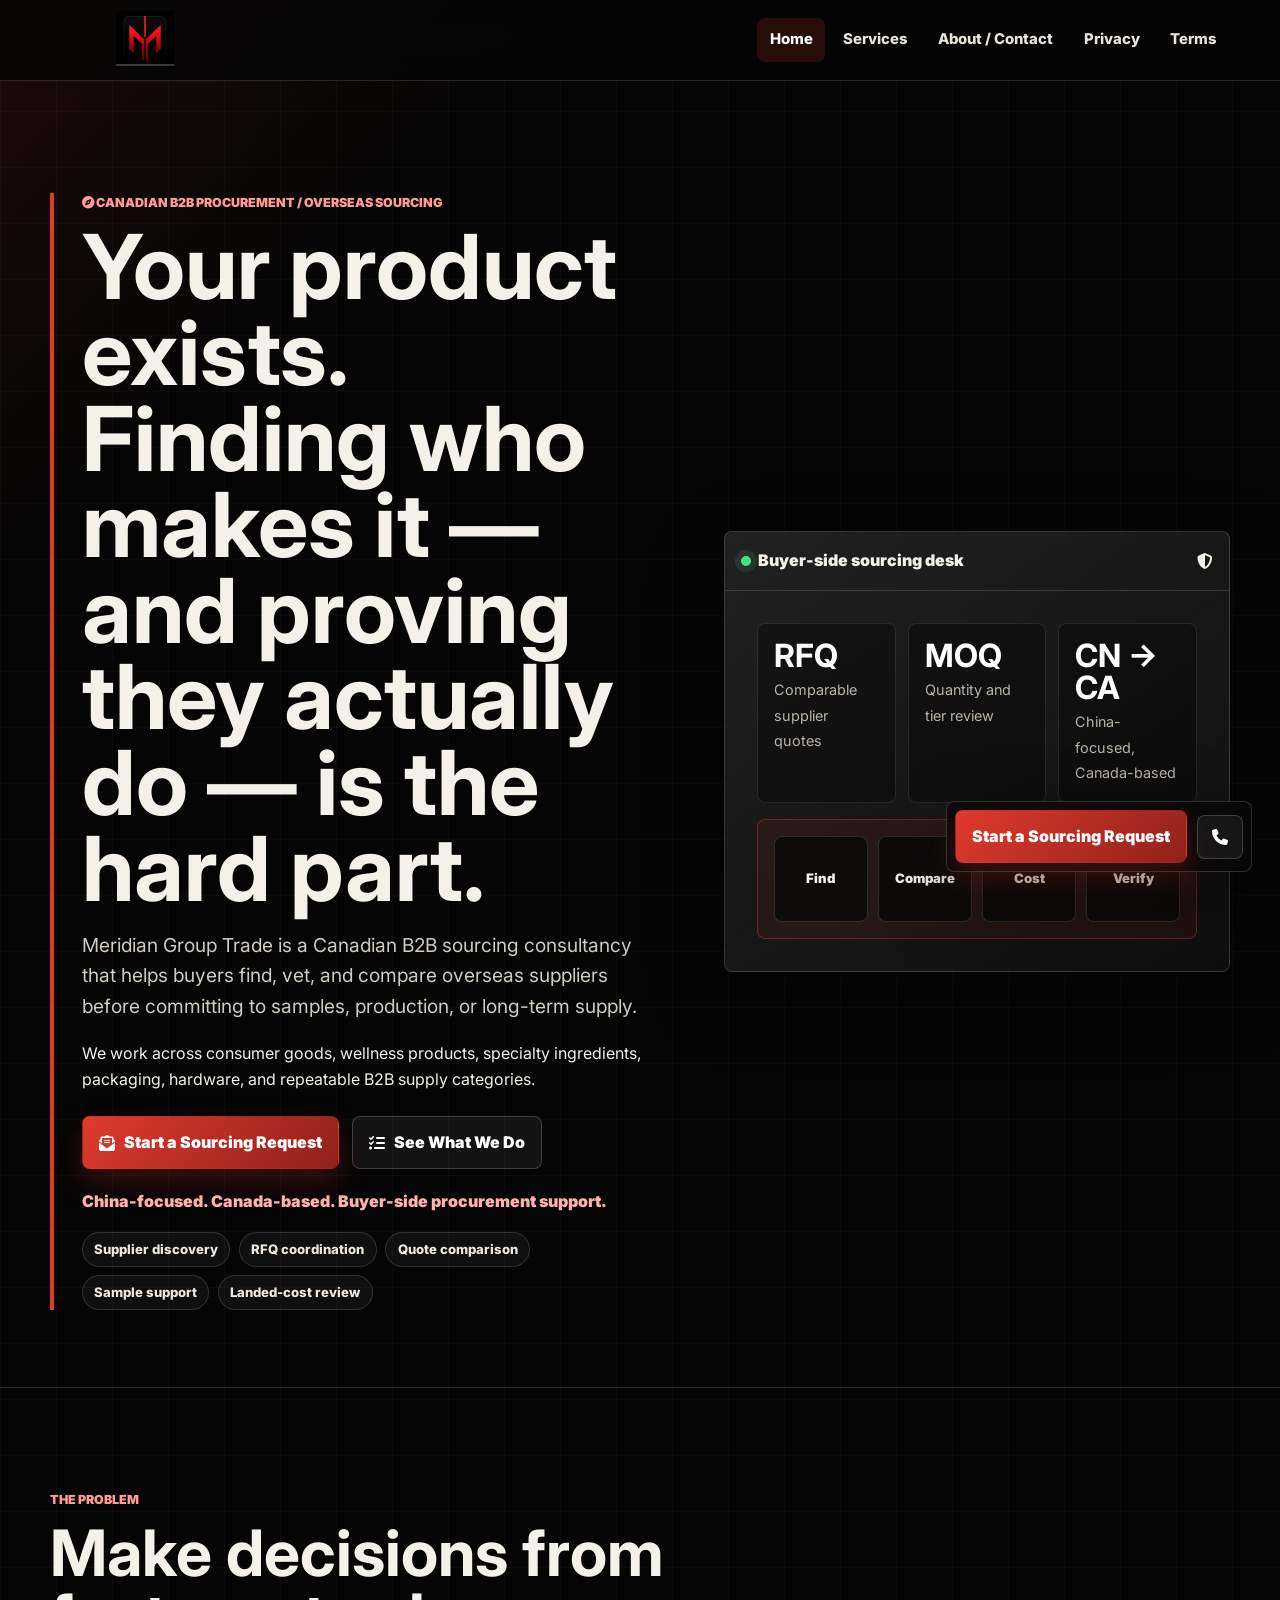
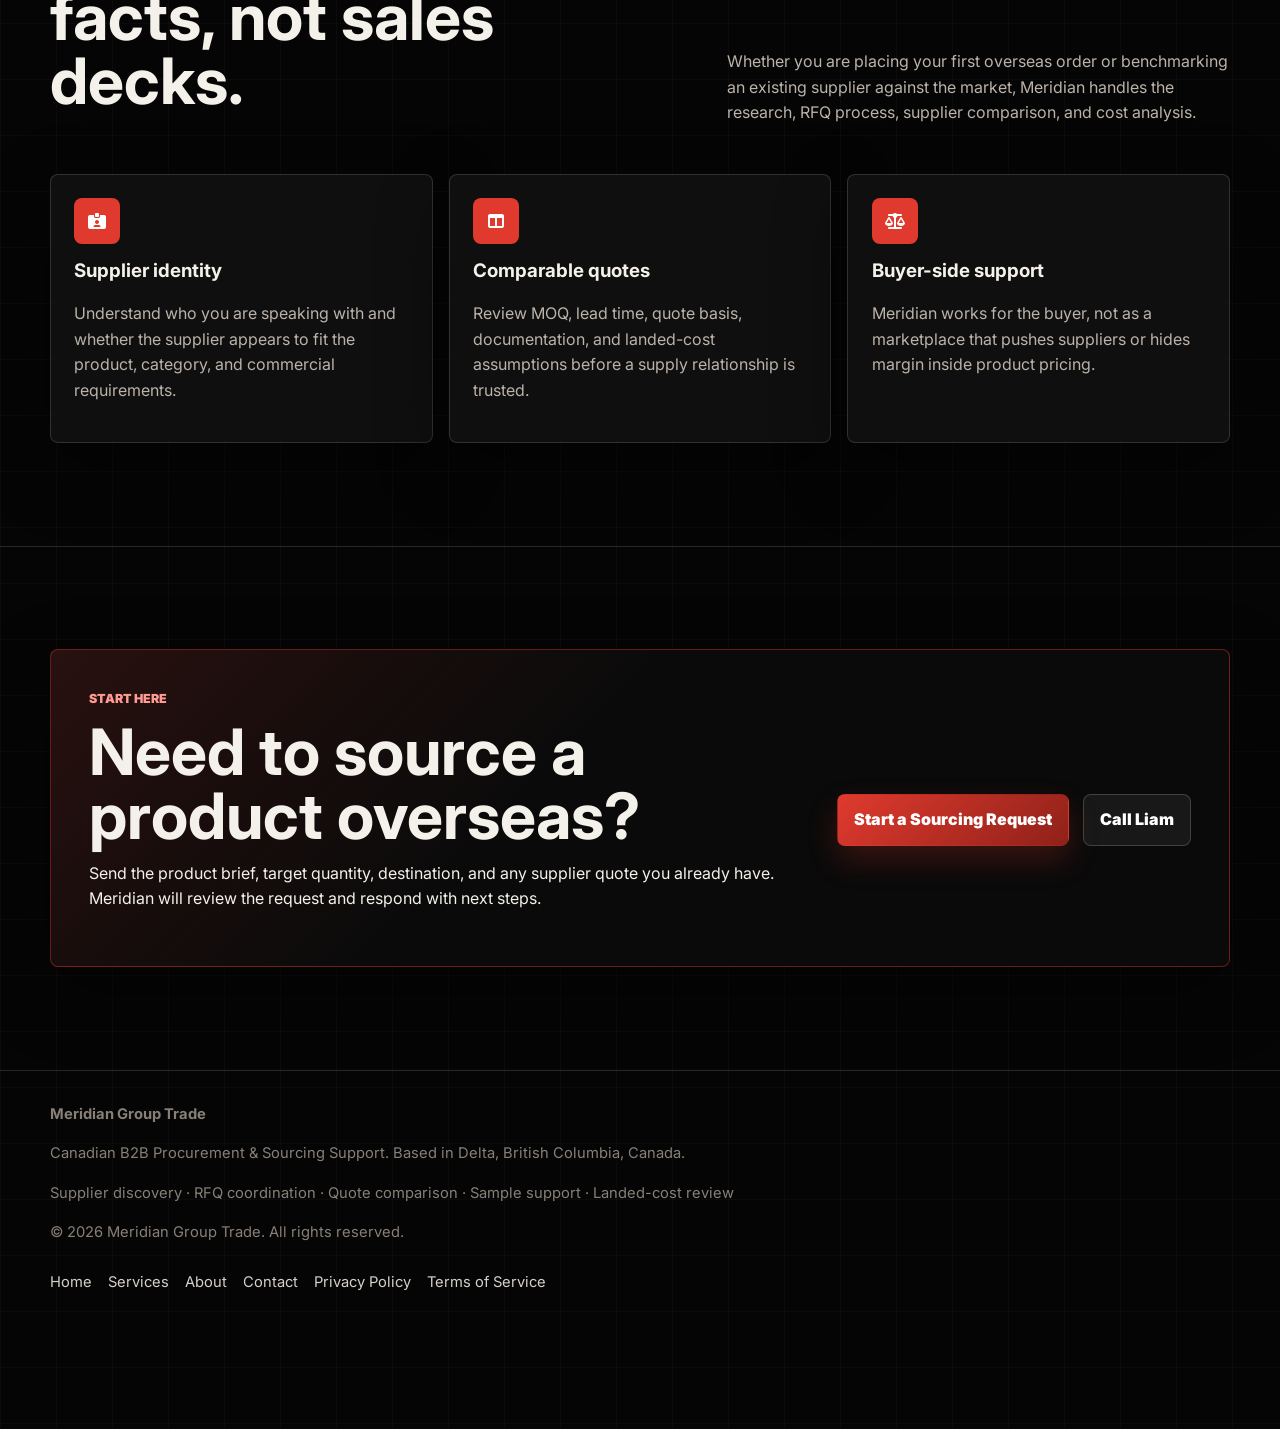
<file: index.html>
<!DOCTYPE html>
<html lang="en">
<head>
    <meta charset="UTF-8">
    <meta name="viewport" content="width=device-width, initial-scale=1, viewport-fit=cover">
    <title>Meridian Group Trade | Canadian B2B Sourcing Support</title>
    <meta name="description" content="Meridian Group Trade is a Canadian B2B sourcing consultancy helping buyers find, vet, and compare overseas suppliers before samples, production, or long-term supply.">
    <link rel="canonical" href="https://www.meridiangrouptrade.com/">
    <meta property="og:title" content="Meridian Group Trade | Canadian B2B Sourcing Support">
    <meta property="og:description" content="China-focused, Canada-based buyer-side procurement support for repeatable B2B supply categories.">
    <meta property="og:type" content="website">
    <meta property="og:image" content="https://www.meridiangrouptrade.com/logo.png">
    <meta name="twitter:card" content="summary_large_image">
    <meta name="twitter:title" content="Meridian Group Trade | Canadian B2B Sourcing Support">
    <meta name="twitter:description" content="Supplier discovery, RFQ coordination, quote comparison, sample support, and landed-cost review.">
    <meta name="twitter:image" content="https://www.meridiangrouptrade.com/logo.png">
    <link rel="preconnect" href="https://fonts.googleapis.com">
    <link rel="preconnect" href="https://fonts.gstatic.com" crossorigin>
    <link rel="stylesheet" href="https://fonts.googleapis.com/css2?family=Inter:wght@400;500;600;700;800;900&display=swap">
    <link rel="stylesheet" href="https://cdnjs.cloudflare.com/ajax/libs/font-awesome/6.5.2/css/all.min.css">
    <link rel="stylesheet" href="site.css">
    <script type="application/ld+json">
    {
        "@context": "https://schema.org",
        "@type": "Organization",
        "name": "Meridian Group Trade",
        "url": "https://www.meridiangrouptrade.com/",
        "logo": "https://www.meridiangrouptrade.com/logo.png",
        "description": "Canadian B2B procurement and sourcing support for buyer-side supplier discovery, RFQ coordination, quote comparison, sample support, and landed-cost review.",
        "address": {
            "@type": "PostalAddress",
            "addressLocality": "Delta",
            "addressRegion": "BC",
            "addressCountry": "CA"
        },
        "contactPoint": {
            "@type": "ContactPoint",
            "name": "Liam Dunzl",
            "jobTitle": "Procurement Manager",
            "email": "ldunzl@meridiangrouptrade.com",
            "telephone": "+1-604-880-6543",
            "contactType": "procurement"
        }
    }
    </script>
</head>
<body>
    <a class="skip-link" href="#main">Skip to content</a>
    <header class="site-header">
        <div class="container nav">
            <a class="brand" href="./index.html" aria-label="Meridian Group Trade home">
                <img src="./logo.png" alt="Meridian Group Trade logo" loading="lazy" decoding="async" onerror="this.style.display='none';this.nextElementSibling.style.display='inline-block';">
                <span class="brand-fallback">Meridian Group Trade</span>
            </a>
            <button class="nav-toggle" type="button" aria-label="Open navigation menu" aria-controls="site-nav" aria-expanded="false" data-nav-toggle><i class="fa-solid fa-bars" aria-hidden="true"></i></button>
            <nav aria-label="Primary navigation">
                <ul class="nav-links" id="site-nav" data-nav-menu>
                    <li><a href="./index.html" aria-current="page">Home</a></li>
                    <li><a href="./services/">Services</a></li>
                    <li><a href="./about/">About / Contact</a></li>
                    <li><a href="./privacy/">Privacy</a></li>
                    <li><a href="./terms/">Terms</a></li>
                </ul>
            </nav>
        </div>
    </header>

    <main id="main">
        <section class="hero">
            <div class="container hero-grid">
                <div class="hero-copy">
                    <p class="eyebrow"><i class="fa-solid fa-compass" aria-hidden="true"></i> Canadian B2B procurement / overseas sourcing</p>
                    <h1>Your product exists. Finding who makes it — and proving they actually do — is the hard part.</h1>
                    <p class="lede">Meridian Group Trade is a Canadian B2B sourcing consultancy that helps buyers find, vet, and compare overseas suppliers before committing to samples, production, or long-term supply.</p>
                    <p>We work across consumer goods, wellness products, specialty ingredients, packaging, hardware, and repeatable B2B supply categories.</p>
                    <div class="btn-row">
                        <a class="btn btn-primary" href="./about/#contact"><i class="fa-solid fa-envelope-open-text" aria-hidden="true"></i> Start a Sourcing Request</a>
                        <a class="btn btn-secondary" href="./services/"><i class="fa-solid fa-list-check" aria-hidden="true"></i> See What We Do</a>
                    </div>
                    <p class="trust-line">China-focused. Canada-based. Buyer-side procurement support.</p>
                    <ul class="proof-strip" aria-label="Core sourcing support">
                        <li>Supplier discovery</li>
                        <li>RFQ coordination</li>
                        <li>Quote comparison</li>
                        <li>Sample support</li>
                        <li>Landed-cost review</li>
                    </ul>
                </div>
                <aside class="dashboard" aria-label="Sourcing process dashboard">
                    <div class="dashboard-top"><span><span class="status-dot"></span>Buyer-side sourcing desk</span><i class="fa-solid fa-shield-halved" aria-hidden="true"></i></div>
                    <div class="dashboard-body">
                        <div class="metric-grid">
                            <div class="metric"><strong>RFQ</strong><span>Comparable supplier quotes</span></div>
                            <div class="metric"><strong>MOQ</strong><span>Quantity and tier review</span></div>
                            <div class="metric"><strong>CN → CA</strong><span>China-focused, Canada-based</span></div>
                        </div>
                        <div class="process-mini" aria-label="Sourcing process">
                            <span>Find</span>
                            <span>Compare</span>
                            <span>Cost</span>
                            <span>Verify</span>
                        </div>
                    </div>
                </aside>
            </div>
        </section>

        <section class="section">
            <div class="container section-head">
                <div>
                    <p class="section-kicker">The problem</p>
                    <h2>Make decisions from facts, not sales decks.</h2>
                </div>
                <p class="section-intro">Whether you are placing your first overseas order or benchmarking an existing supplier against the market, Meridian handles the research, RFQ process, supplier comparison, and cost analysis.</p>
            </div>
            <div class="container grid-3">
                <article class="card"><i class="fa-solid fa-id-card-clip" aria-hidden="true"></i><h3>Supplier identity</h3><p>Understand who you are speaking with and whether the supplier appears to fit the product, category, and commercial requirements.</p></article>
                <article class="card"><i class="fa-solid fa-table-columns" aria-hidden="true"></i><h3>Comparable quotes</h3><p>Review MOQ, lead time, quote basis, documentation, and landed-cost assumptions before a supply relationship is trusted.</p></article>
                <article class="card"><i class="fa-solid fa-scale-balanced" aria-hidden="true"></i><h3>Buyer-side support</h3><p>Meridian works for the buyer, not as a marketplace that pushes suppliers or hides margin inside product pricing.</p></article>
            </div>
        </section>

        <section class="section">
            <div class="container final-cta">
                <div>
                    <p class="section-kicker">Start here</p>
                    <h2>Need to source a product overseas?</h2>
                    <p>Send the product brief, target quantity, destination, and any supplier quote you already have. Meridian will review the request and respond with next steps.</p>
                </div>
                <div class="btn-row">
                    <a class="btn btn-primary" href="./about/#contact">Start a Sourcing Request</a>
                    <a class="btn btn-secondary" href="tel:+16048806543">Call Liam</a>
                </div>
            </div>
        </section>
    </main>

    <footer class="site-footer">
        <div class="container footer-inner">
            <strong>Meridian Group Trade</strong>
            <span>Canadian B2B Procurement &amp; Sourcing Support. Based in Delta, British Columbia, Canada.</span>
            <span>Supplier discovery · RFQ coordination · Quote comparison · Sample support · Landed-cost review</span>
            <span>© 2026 Meridian Group Trade. All rights reserved.</span>
            <div class="footer-links"><a href="./index.html">Home</a><a href="./services/">Services</a><a href="./about/">About</a><a href="./about/#contact">Contact</a><a href="./privacy/">Privacy Policy</a><a href="./terms/">Terms of Service</a></div>
        </div>
    </footer>

    <aside class="sticky-cta" aria-label="Quick contact actions">
        <a class="btn btn-primary" href="./about/#contact">Start a Sourcing Request</a>
        <a class="btn btn-secondary" href="tel:+16048806543" aria-label="Call Liam Dunzl"><i class="fa-solid fa-phone" aria-hidden="true"></i></a>
    </aside>
    <div class="toast" role="status" aria-live="polite" data-toast></div>
    <script src="site.js" defer></script>
</body>
</html>
</file>
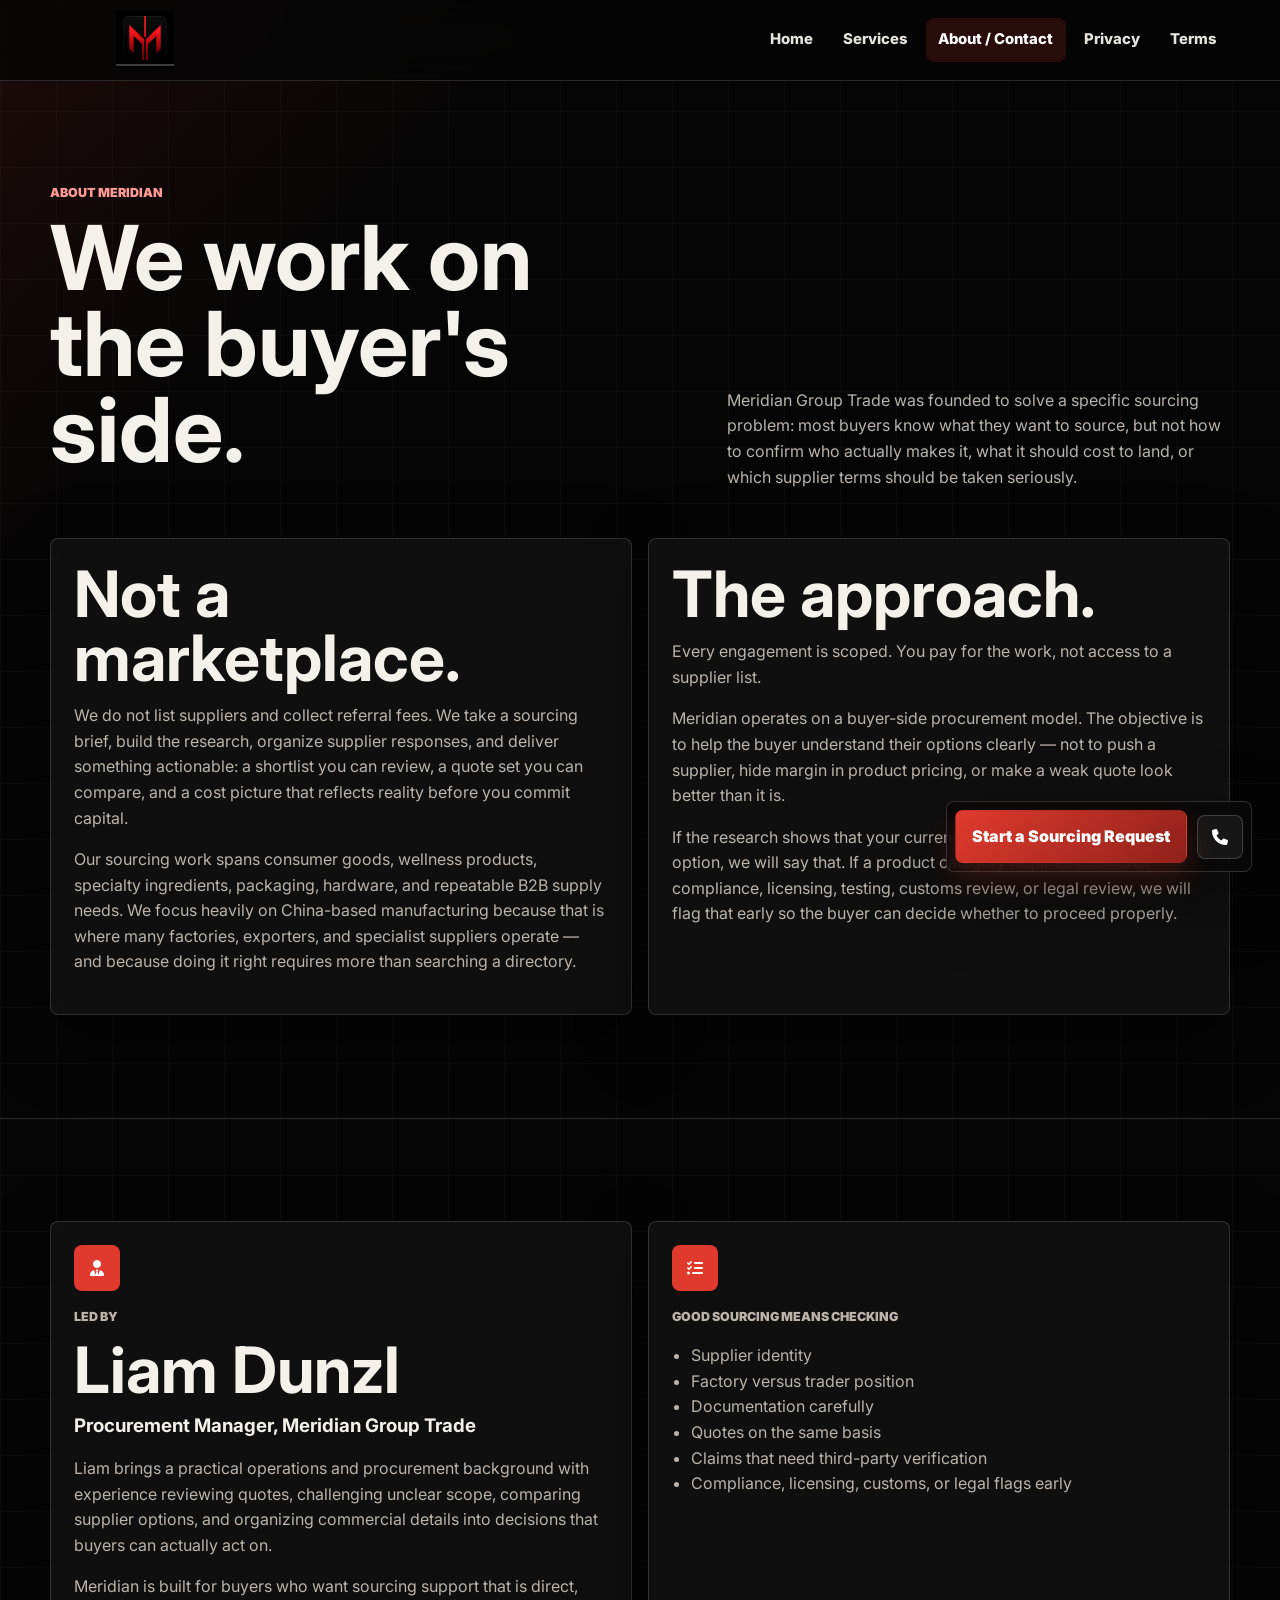
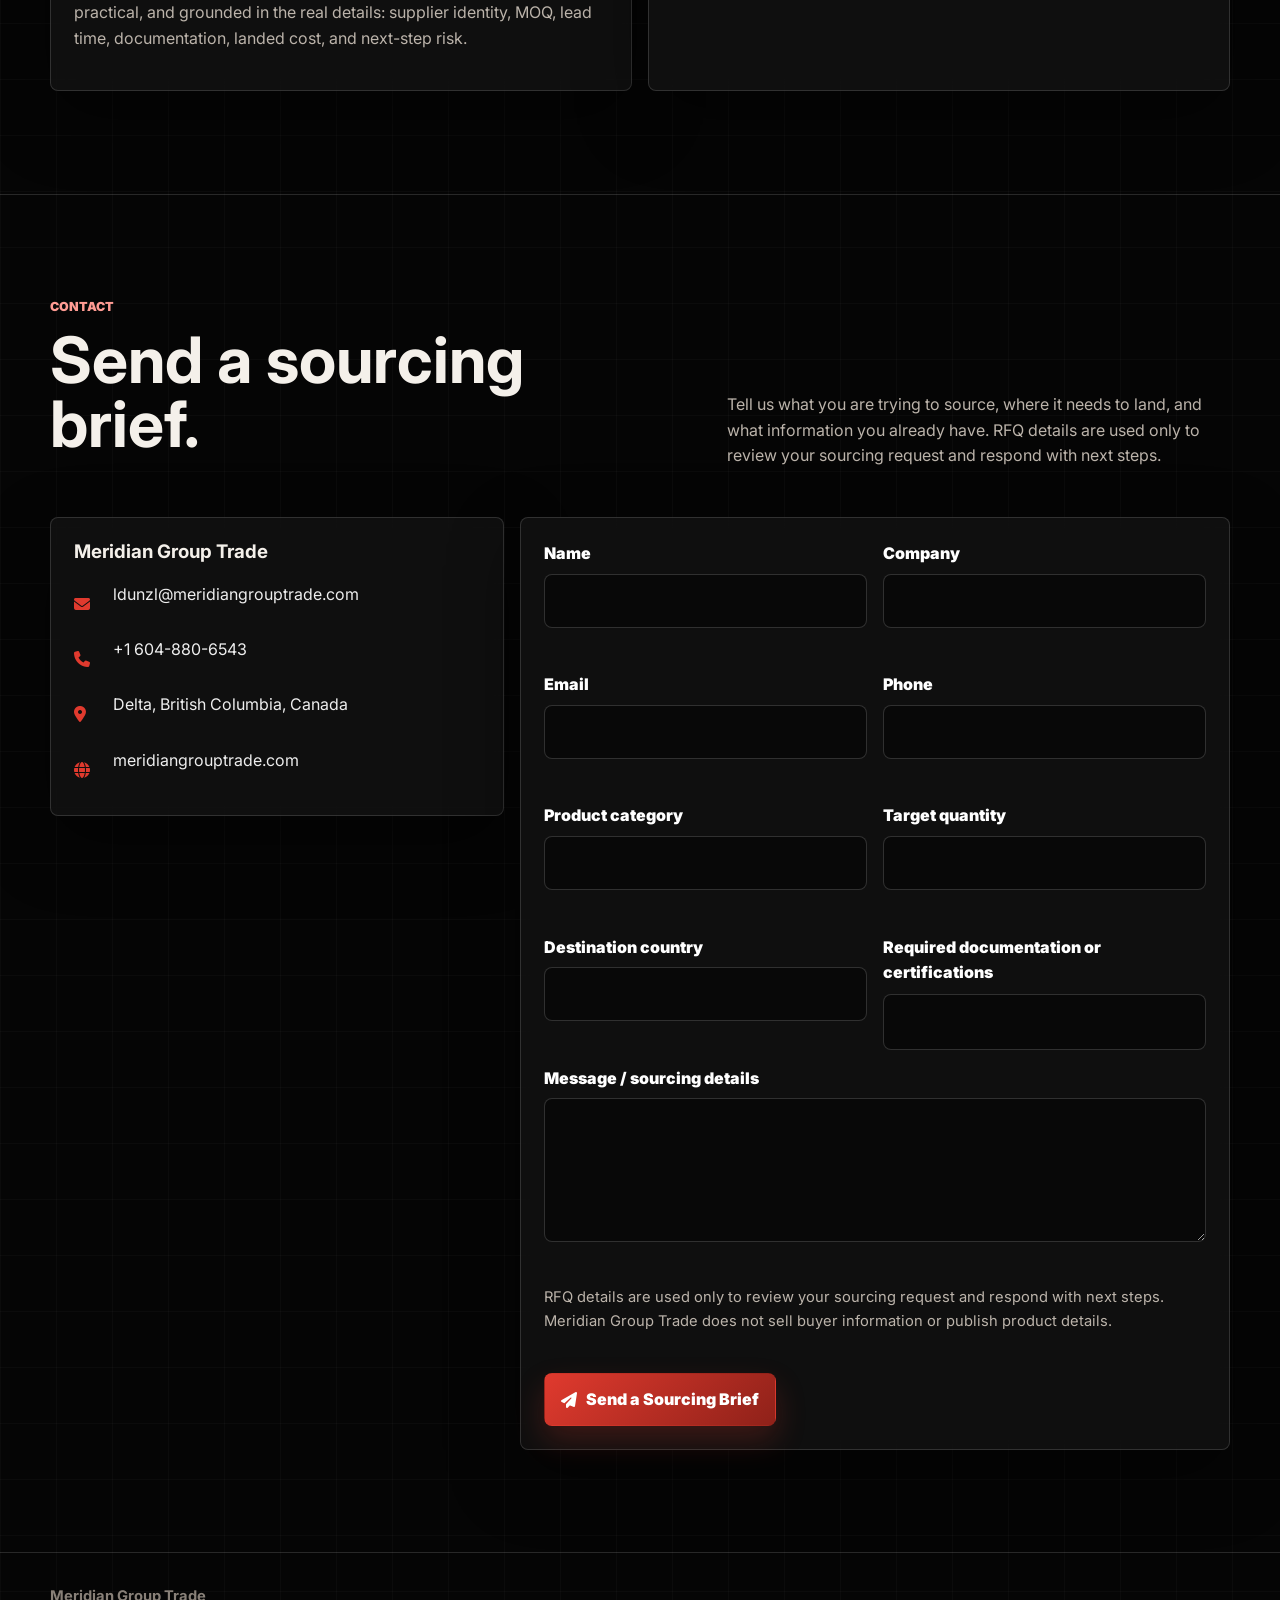
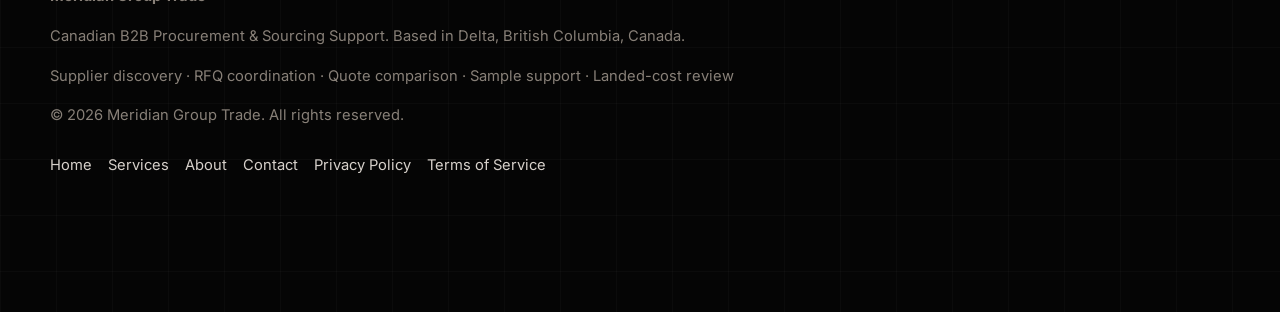
<file: about/index.html>
<!DOCTYPE html>
<html lang="en">
<head>
    <meta charset="UTF-8">
    <meta name="viewport" content="width=device-width, initial-scale=1, viewport-fit=cover">
    <title>About / Contact | Meridian Group Trade</title>
    <meta name="description" content="Meridian Group Trade works on the buyer's side with practical Canadian B2B sourcing and procurement support. Contact Liam Dunzl.">
    <link rel="canonical" href="https://www.meridiangrouptrade.com/about/">
    <link rel="stylesheet" href="https://fonts.googleapis.com/css2?family=Inter:wght@400;500;600;700;800;900&display=swap">
    <link rel="stylesheet" href="https://cdnjs.cloudflare.com/ajax/libs/font-awesome/6.5.2/css/all.min.css">
    <link rel="stylesheet" href="../site.css">
</head>
<body>
    <a class="skip-link" href="#main">Skip to content</a>
    <header class="site-header"><div class="container nav"><a class="brand" href="../index.html" aria-label="Meridian Group Trade home"><img src="../logo.png" alt="Meridian Group Trade logo" loading="lazy" decoding="async" onerror="this.style.display='none';this.nextElementSibling.style.display='inline-block';"><span class="brand-fallback">Meridian Group Trade</span></a><button class="nav-toggle" type="button" aria-label="Open navigation menu" aria-controls="site-nav" aria-expanded="false" data-nav-toggle><i class="fa-solid fa-bars" aria-hidden="true"></i></button><nav aria-label="Primary navigation"><ul class="nav-links" id="site-nav" data-nav-menu><li><a href="../index.html">Home</a></li><li><a href="../services/">Services</a></li><li><a href="../about/" aria-current="page">About / Contact</a></li><li><a href="../privacy/">Privacy</a></li><li><a href="../terms/">Terms</a></li></ul></nav></div></header>

    <main id="main">
        <section class="section">
            <div class="container section-head">
                <div>
                    <p class="section-kicker">About Meridian</p>
                    <h1>We work on the buyer's side.</h1>
                </div>
                <p class="section-intro">Meridian Group Trade was founded to solve a specific sourcing problem: most buyers know what they want to source, but not how to confirm who actually makes it, what it should cost to land, or which supplier terms should be taken seriously.</p>
            </div>
            <div class="container grid-2">
                <article class="panel"><h2>Not a marketplace.</h2><p>We do not list suppliers and collect referral fees. We take a sourcing brief, build the research, organize supplier responses, and deliver something actionable: a shortlist you can review, a quote set you can compare, and a cost picture that reflects reality before you commit capital.</p><p>Our sourcing work spans consumer goods, wellness products, specialty ingredients, packaging, hardware, and repeatable B2B supply needs. We focus heavily on China-based manufacturing because that is where many factories, exporters, and specialist suppliers operate — and because doing it right requires more than searching a directory.</p></article>
                <article class="panel"><h2>The approach.</h2><p>Every engagement is scoped. You pay for the work, not access to a supplier list.</p><p>Meridian operates on a buyer-side procurement model. The objective is to help the buyer understand their options clearly — not to push a supplier, hide margin in product pricing, or make a weak quote look better than it is.</p><p>If the research shows that your current supplier is already the strongest option, we will say that. If a product category requires additional compliance, licensing, testing, customs review, or legal review, we will flag that early so the buyer can decide whether to proceed properly.</p></article>
            </div>
        </section>

        <section class="section">
            <div class="container grid-2">
                <article class="card">
                    <i class="fa-solid fa-user-tie" aria-hidden="true"></i>
                    <p class="section-kicker">Led By</p>
                    <h2>Liam Dunzl</h2>
                    <h3>Procurement Manager, Meridian Group Trade</h3>
                    <p>Liam brings a practical operations and procurement background with experience reviewing quotes, challenging unclear scope, comparing supplier options, and organizing commercial details into decisions that buyers can actually act on.</p>
                    <p>Meridian is built for buyers who want sourcing support that is direct, practical, and grounded in the real details: supplier identity, MOQ, lead time, documentation, landed cost, and next-step risk.</p>
                </article>
                <article class="card">
                    <i class="fa-solid fa-list-check" aria-hidden="true"></i>
                    <p class="section-kicker">Good sourcing means checking</p>
                    <ul><li>Supplier identity</li><li>Factory versus trader position</li><li>Documentation carefully</li><li>Quotes on the same basis</li><li>Claims that need third-party verification</li><li>Compliance, licensing, customs, or legal flags early</li></ul>
                </article>
            </div>
        </section>

        <section class="section" id="contact">
            <div class="container section-head">
                <div>
                    <p class="section-kicker">Contact</p>
                    <h2>Send a sourcing brief.</h2>
                </div>
                <p class="section-intro">Tell us what you are trying to source, where it needs to land, and what information you already have. RFQ details are used only to review your sourcing request and respond with next steps.</p>
            </div>
            <div class="container contact-layout">
                <aside class="panel" aria-label="Contact details">
                    <h3>Meridian Group Trade</h3>
                    <ul class="detail-list">
                        <li><a href="mailto:ldunzl@meridiangrouptrade.com"><i class="fa-solid fa-envelope" aria-hidden="true"></i><span>ldunzl@meridiangrouptrade.com</span></a></li>
                        <li><a href="tel:+16048806543"><i class="fa-solid fa-phone" aria-hidden="true"></i><span>+1 604-880-6543</span></a></li>
                        <li><span><i class="fa-solid fa-location-dot" aria-hidden="true"></i><span>Delta, British Columbia, Canada</span></span></li>
                        <li><a href="https://www.meridiangrouptrade.com/"><i class="fa-solid fa-globe" aria-hidden="true"></i><span>meridiangrouptrade.com</span></a></li>
                    </ul>
                </aside>
                <div class="panel">
                    <form class="form-grid" action="https://formsubmit.co/ajax/ldunzl@meridiangrouptrade.com" method="POST" novalidate data-contact-form>
                        <input type="hidden" name="_subject" value="New Meridian Group Trade sourcing brief">
                        <input type="hidden" name="_template" value="table">
                        <input type="hidden" name="_captcha" value="false">
                        <input type="hidden" name="_honey" value="" tabindex="-1" autocomplete="off" aria-hidden="true">
                        <input type="hidden" name="source" value="Meridian Group Trade website">
                        <div class="grid-2">
                            <div class="field"><label for="name">Name</label><input id="name" name="name" type="text" autocomplete="name" aria-describedby="name-error" data-required><span class="field-error" id="name-error" aria-live="polite"></span></div>
                            <div class="field"><label for="company">Company</label><input id="company" name="company" type="text" autocomplete="organization" aria-describedby="company-error" data-required><span class="field-error" id="company-error" aria-live="polite"></span></div>
                            <div class="field"><label for="email">Email</label><input id="email" name="email" type="email" autocomplete="email" aria-describedby="email-error" data-required><span class="field-error" id="email-error" aria-live="polite"></span></div>
                            <div class="field"><label for="phone">Phone</label><input id="phone" name="phone" type="tel" autocomplete="tel"><span class="field-error" aria-hidden="true"></span></div>
                            <div class="field"><label for="category">Product category</label><input id="category" name="category" type="text" aria-describedby="category-error" data-required><span class="field-error" id="category-error" aria-live="polite"></span></div>
                            <div class="field"><label for="quantity">Target quantity</label><input id="quantity" name="quantity" type="text" aria-describedby="quantity-error" data-required><span class="field-error" id="quantity-error" aria-live="polite"></span></div>
                            <div class="field"><label for="destination">Destination country</label><input id="destination" name="destination" type="text" aria-describedby="destination-error" data-required><span class="field-error" id="destination-error" aria-live="polite"></span></div>
                            <div class="field"><label for="documentation">Required documentation or certifications</label><input id="documentation" name="documentation" type="text"></div>
                        </div>
                        <div class="field"><label for="message">Message / sourcing details</label><textarea id="message" name="message" aria-describedby="message-error" data-required></textarea><span class="field-error" id="message-error" aria-live="polite"></span></div>
                        <p class="privacy-note">RFQ details are used only to review your sourcing request and respond with next steps. Meridian Group Trade does not sell buyer information or publish product details.</p>
                        <div class="btn-row"><button class="btn btn-primary" type="submit"><i class="fa-solid fa-paper-plane" aria-hidden="true"></i> Send a Sourcing Brief</button></div>
                    </form>
                </div>
            </div>
        </section>
    </main>

    <footer class="site-footer"><div class="container footer-inner"><strong>Meridian Group Trade</strong><span>Canadian B2B Procurement &amp; Sourcing Support. Based in Delta, British Columbia, Canada.</span><span>Supplier discovery · RFQ coordination · Quote comparison · Sample support · Landed-cost review</span><span>© 2026 Meridian Group Trade. All rights reserved.</span><div class="footer-links"><a href="../index.html">Home</a><a href="../services/">Services</a><a href="../about/">About</a><a href="../about/#contact">Contact</a><a href="../privacy/">Privacy Policy</a><a href="../terms/">Terms of Service</a></div></div></footer>
    <aside class="sticky-cta" aria-label="Quick contact actions"><a class="btn btn-primary" href="#contact">Start a Sourcing Request</a><a class="btn btn-secondary" href="tel:+16048806543" aria-label="Call Liam Dunzl"><i class="fa-solid fa-phone" aria-hidden="true"></i></a></aside>
    <div class="toast" role="status" aria-live="polite" data-toast></div>
    <script src="../site.js" defer></script>
</body>
</html>
</file>
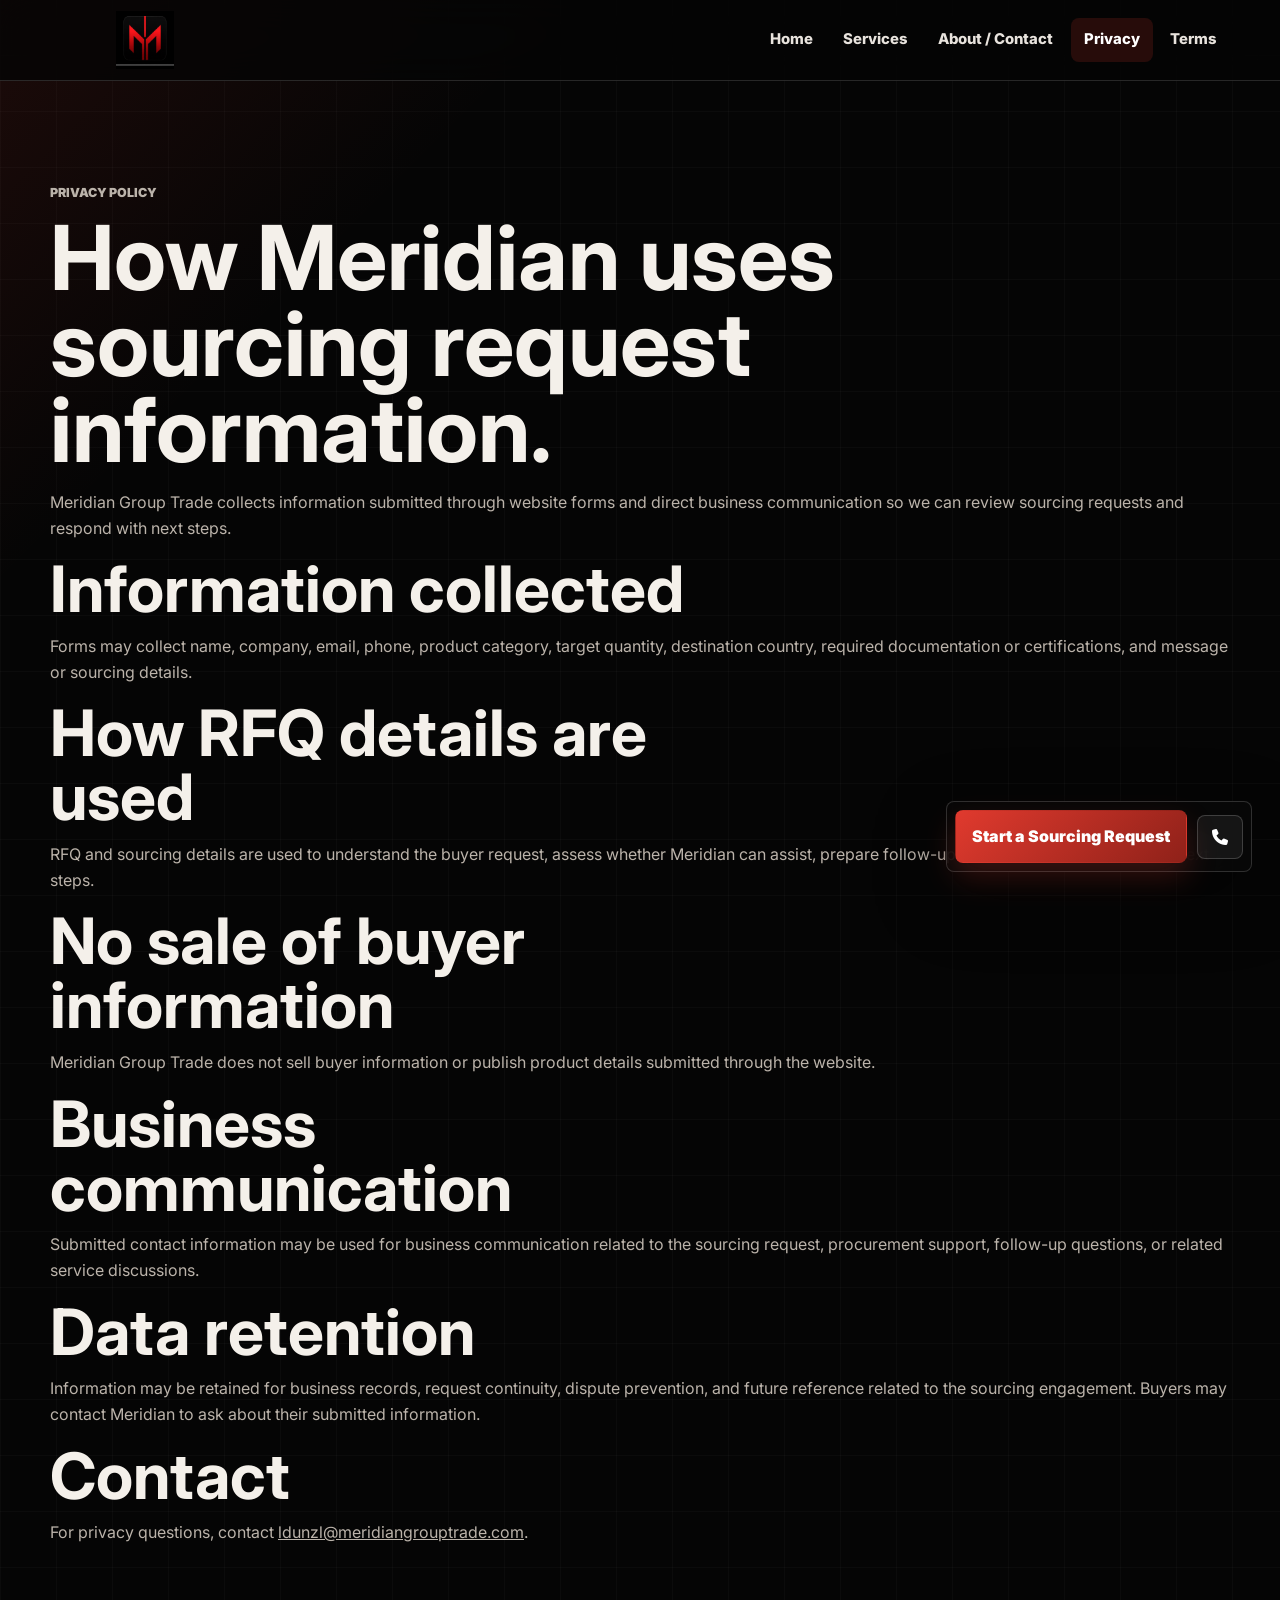
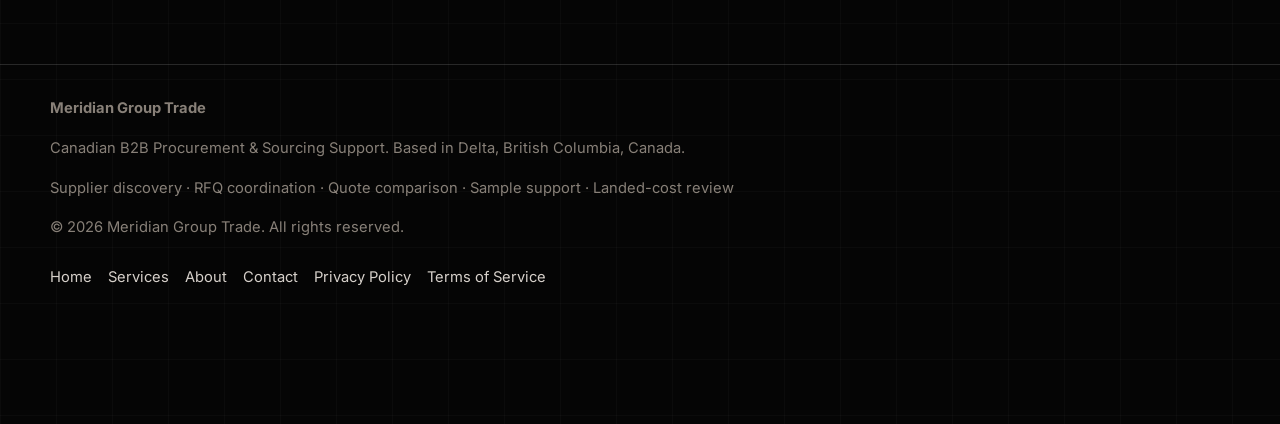
<file: privacy/index.html>
<!DOCTYPE html>
<html lang="en">
<head>
    <meta charset="UTF-8">
    <meta name="viewport" content="width=device-width, initial-scale=1, viewport-fit=cover">
    <title>Privacy Policy | Meridian Group Trade</title>
    <meta name="description" content="Privacy Policy for Meridian Group Trade sourcing request and business communication data.">
    <link rel="canonical" href="https://www.meridiangrouptrade.com/privacy/">
    <link rel="stylesheet" href="https://fonts.googleapis.com/css2?family=Inter:wght@400;500;600;700;800;900&display=swap">
    <link rel="stylesheet" href="https://cdnjs.cloudflare.com/ajax/libs/font-awesome/6.5.2/css/all.min.css">
    <link rel="stylesheet" href="../site.css">
</head>
<body>
    <a class="skip-link" href="#main">Skip to content</a>
    <header class="site-header"><div class="container nav"><a class="brand" href="../index.html" aria-label="Meridian Group Trade home"><img src="../logo.png" alt="Meridian Group Trade logo" loading="lazy" decoding="async" onerror="this.style.display='none';this.nextElementSibling.style.display='inline-block';"><span class="brand-fallback">Meridian Group Trade</span></a><button class="nav-toggle" type="button" aria-label="Open navigation menu" aria-controls="site-nav" aria-expanded="false" data-nav-toggle><i class="fa-solid fa-bars" aria-hidden="true"></i></button><nav aria-label="Primary navigation"><ul class="nav-links" id="site-nav" data-nav-menu><li><a href="../index.html">Home</a></li><li><a href="../services/">Services</a></li><li><a href="../about/">About / Contact</a></li><li><a href="../privacy/" aria-current="page">Privacy</a></li><li><a href="../terms/">Terms</a></li></ul></nav></div></header>
    <main id="main">
        <section class="section">
            <div class="container legal-content">
                <p class="section-kicker">Privacy Policy</p>
                <h1>How Meridian uses sourcing request information.</h1>
                <p>Meridian Group Trade collects information submitted through website forms and direct business communication so we can review sourcing requests and respond with next steps.</p>
                <h2>Information collected</h2>
                <p>Forms may collect name, company, email, phone, product category, target quantity, destination country, required documentation or certifications, and message or sourcing details.</p>
                <h2>How RFQ details are used</h2>
                <p>RFQ and sourcing details are used to understand the buyer request, assess whether Meridian can assist, prepare follow-up questions, and communicate next steps.</p>
                <h2>No sale of buyer information</h2>
                <p>Meridian Group Trade does not sell buyer information or publish product details submitted through the website.</p>
                <h2>Business communication</h2>
                <p>Submitted contact information may be used for business communication related to the sourcing request, procurement support, follow-up questions, or related service discussions.</p>
                <h2>Data retention</h2>
                <p>Information may be retained for business records, request continuity, dispute prevention, and future reference related to the sourcing engagement. Buyers may contact Meridian to ask about their submitted information.</p>
                <h2>Contact</h2>
                <p>For privacy questions, contact <a href="mailto:ldunzl@meridiangrouptrade.com">ldunzl@meridiangrouptrade.com</a>.</p>
            </div>
        </section>
    </main>
    <footer class="site-footer"><div class="container footer-inner"><strong>Meridian Group Trade</strong><span>Canadian B2B Procurement &amp; Sourcing Support. Based in Delta, British Columbia, Canada.</span><span>Supplier discovery · RFQ coordination · Quote comparison · Sample support · Landed-cost review</span><span>© 2026 Meridian Group Trade. All rights reserved.</span><div class="footer-links"><a href="../index.html">Home</a><a href="../services/">Services</a><a href="../about/">About</a><a href="../about/#contact">Contact</a><a href="../privacy/">Privacy Policy</a><a href="../terms/">Terms of Service</a></div></div></footer>
    <aside class="sticky-cta" aria-label="Quick contact actions"><a class="btn btn-primary" href="../about/#contact">Start a Sourcing Request</a><a class="btn btn-secondary" href="tel:+16048806543" aria-label="Call Liam Dunzl"><i class="fa-solid fa-phone" aria-hidden="true"></i></a></aside>
    <div class="toast" role="status" aria-live="polite" data-toast></div>
    <script src="../site.js" defer></script>
</body>
</html>
</file>
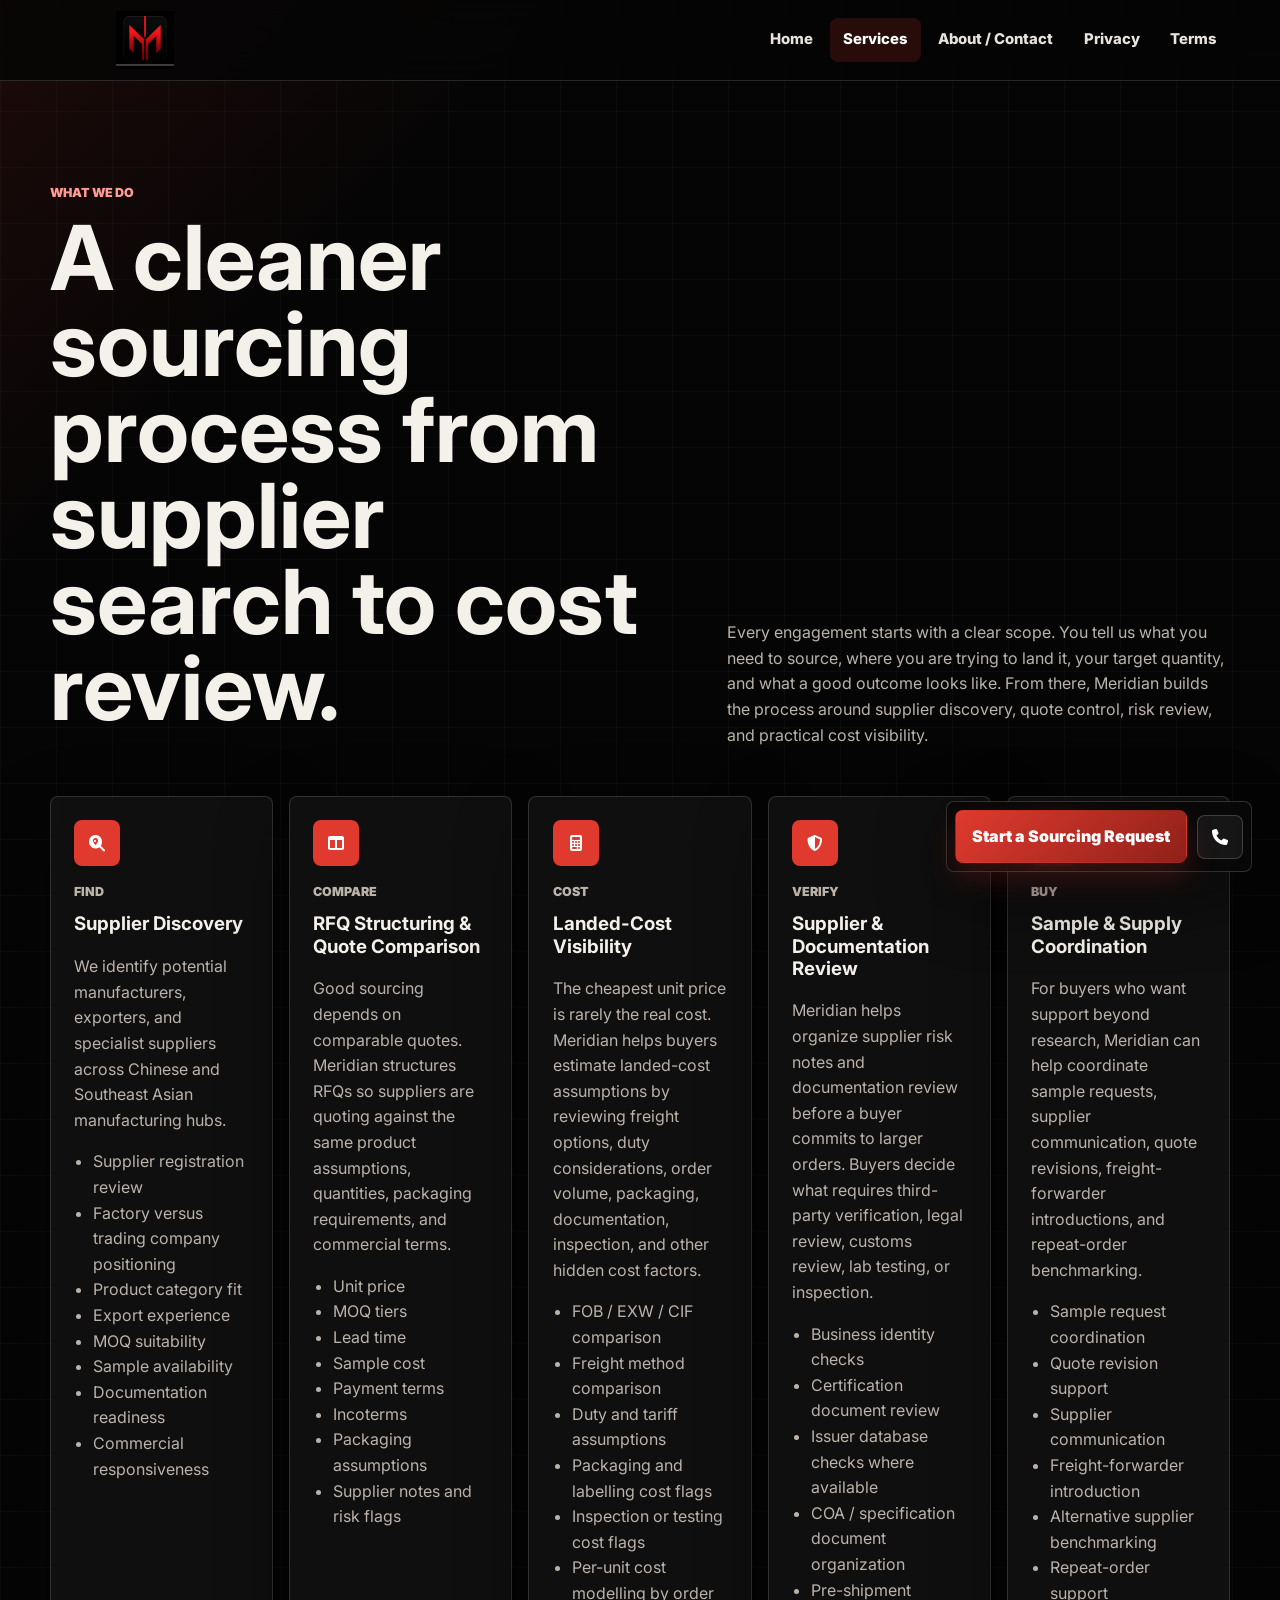
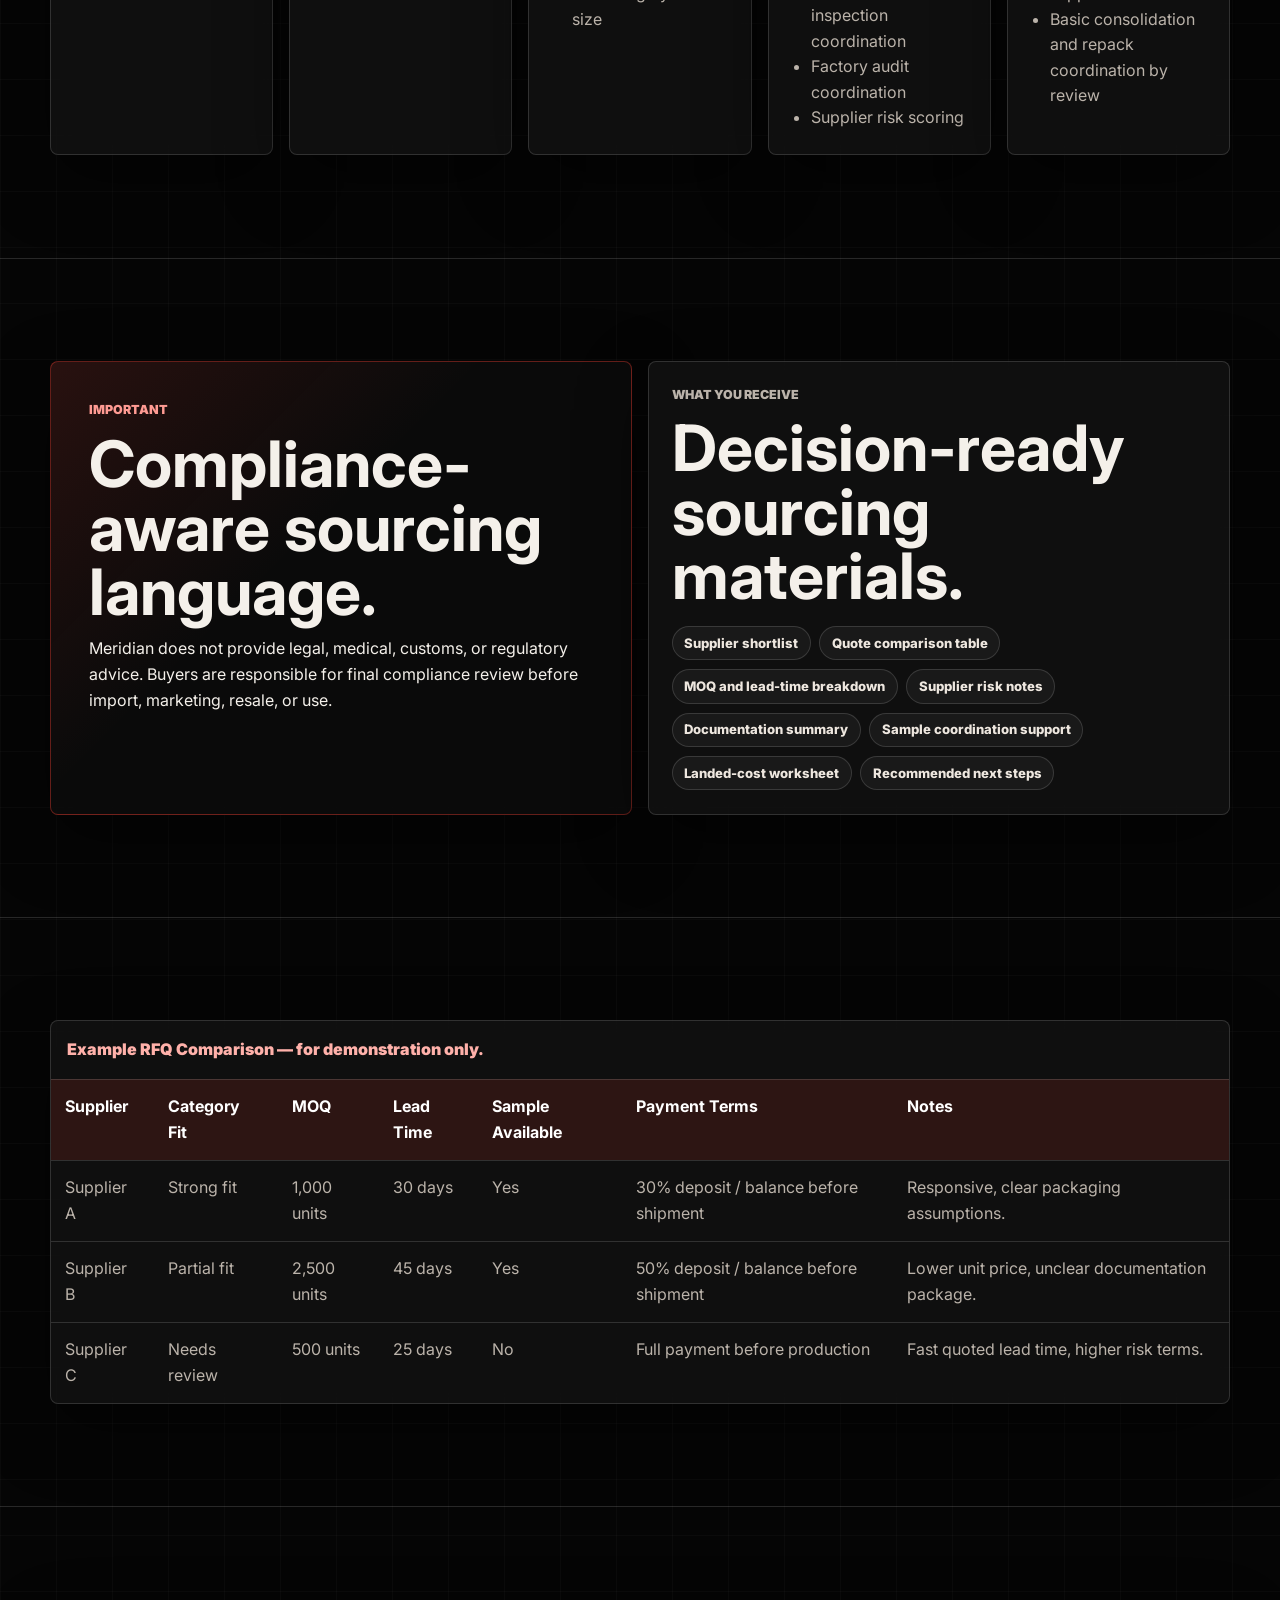
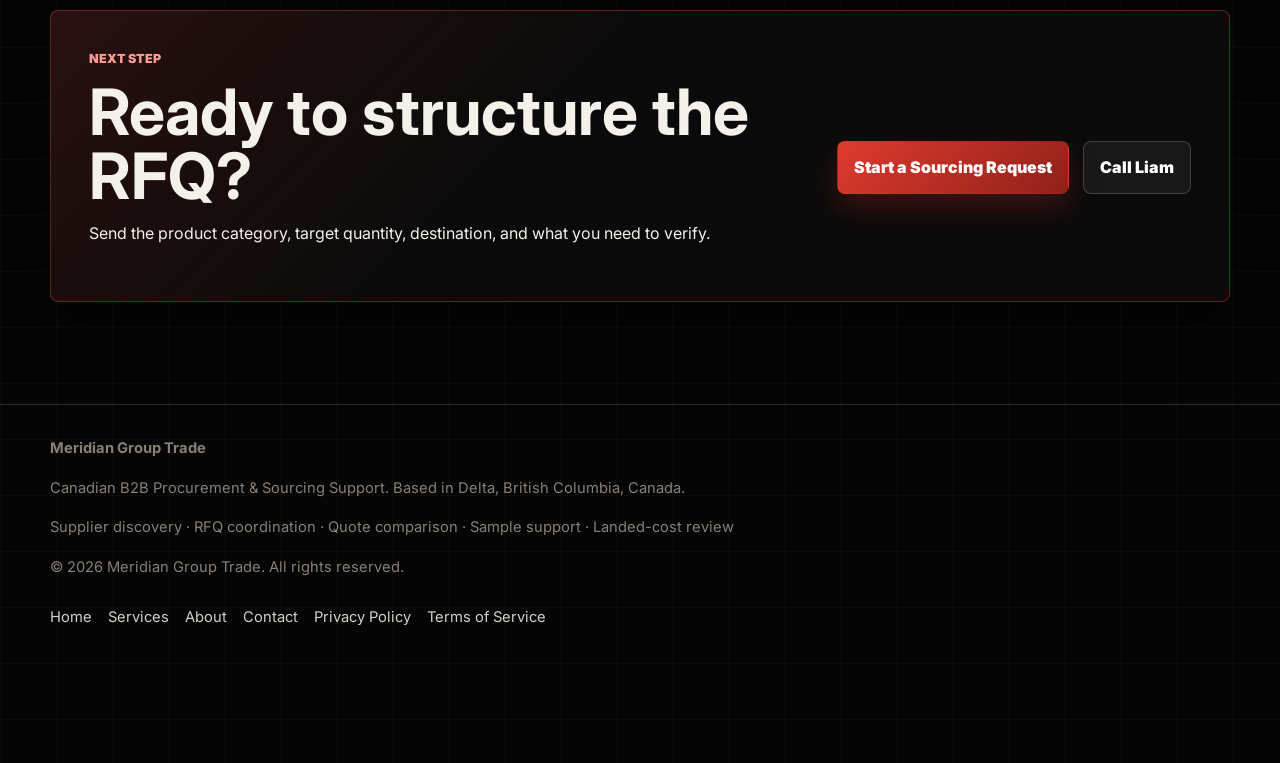
<file: services/index.html>
<!DOCTYPE html>
<html lang="en">
<head>
    <meta charset="UTF-8">
    <meta name="viewport" content="width=device-width, initial-scale=1, viewport-fit=cover">
    <title>Services | Meridian Group Trade</title>
    <meta name="description" content="Supplier discovery, RFQ structuring, quote comparison, landed-cost visibility, documentation review, and sample coordination for B2B buyers.">
    <link rel="canonical" href="https://www.meridiangrouptrade.com/services/">
    <link rel="stylesheet" href="https://fonts.googleapis.com/css2?family=Inter:wght@400;500;600;700;800;900&display=swap">
    <link rel="stylesheet" href="https://cdnjs.cloudflare.com/ajax/libs/font-awesome/6.5.2/css/all.min.css">
    <link rel="stylesheet" href="../site.css">
</head>
<body>
    <a class="skip-link" href="#main">Skip to content</a>
    <header class="site-header">
        <div class="container nav">
            <a class="brand" href="../index.html" aria-label="Meridian Group Trade home"><img src="../logo.png" alt="Meridian Group Trade logo" loading="lazy" decoding="async" onerror="this.style.display='none';this.nextElementSibling.style.display='inline-block';"><span class="brand-fallback">Meridian Group Trade</span></a>
            <button class="nav-toggle" type="button" aria-label="Open navigation menu" aria-controls="site-nav" aria-expanded="false" data-nav-toggle><i class="fa-solid fa-bars" aria-hidden="true"></i></button>
            <nav aria-label="Primary navigation"><ul class="nav-links" id="site-nav" data-nav-menu><li><a href="../index.html">Home</a></li><li><a href="../services/" aria-current="page">Services</a></li><li><a href="../about/">About / Contact</a></li><li><a href="../privacy/">Privacy</a></li><li><a href="../terms/">Terms</a></li></ul></nav>
        </div>
    </header>

    <main id="main">
        <section class="section">
            <div class="container section-head">
                <div>
                    <p class="section-kicker">What We Do</p>
                    <h1>A cleaner sourcing process from supplier search to cost review.</h1>
                </div>
                <p class="section-intro">Every engagement starts with a clear scope. You tell us what you need to source, where you are trying to land it, your target quantity, and what a good outcome looks like. From there, Meridian builds the process around supplier discovery, quote control, risk review, and practical cost visibility.</p>
            </div>

            <div class="container grid-5">
                <article class="card">
                    <i class="fa-solid fa-magnifying-glass-location" aria-hidden="true"></i>
                    <p class="section-kicker">Find</p>
                    <h3>Supplier Discovery</h3>
                    <p>We identify potential manufacturers, exporters, and specialist suppliers across Chinese and Southeast Asian manufacturing hubs.</p>
                    <ul><li>Supplier registration review</li><li>Factory versus trading company positioning</li><li>Product category fit</li><li>Export experience</li><li>MOQ suitability</li><li>Sample availability</li><li>Documentation readiness</li><li>Commercial responsiveness</li></ul>
                </article>
                <article class="card">
                    <i class="fa-solid fa-table-columns" aria-hidden="true"></i>
                    <p class="section-kicker">Compare</p>
                    <h3>RFQ Structuring &amp; Quote Comparison</h3>
                    <p>Good sourcing depends on comparable quotes. Meridian structures RFQs so suppliers are quoting against the same product assumptions, quantities, packaging requirements, and commercial terms.</p>
                    <ul><li>Unit price</li><li>MOQ tiers</li><li>Lead time</li><li>Sample cost</li><li>Payment terms</li><li>Incoterms</li><li>Packaging assumptions</li><li>Supplier notes and risk flags</li></ul>
                </article>
                <article class="card">
                    <i class="fa-solid fa-calculator" aria-hidden="true"></i>
                    <p class="section-kicker">Cost</p>
                    <h3>Landed-Cost Visibility</h3>
                    <p>The cheapest unit price is rarely the real cost. Meridian helps buyers estimate landed-cost assumptions by reviewing freight options, duty considerations, order volume, packaging, documentation, inspection, and other hidden cost factors.</p>
                    <ul><li>FOB / EXW / CIF comparison</li><li>Freight method comparison</li><li>Duty and tariff assumptions</li><li>Packaging and labelling cost flags</li><li>Inspection or testing cost flags</li><li>Per-unit cost modelling by order size</li></ul>
                </article>
                <article class="card">
                    <i class="fa-solid fa-shield-halved" aria-hidden="true"></i>
                    <p class="section-kicker">Verify</p>
                    <h3>Supplier &amp; Documentation Review</h3>
                    <p>Meridian helps organize supplier risk notes and documentation review before a buyer commits to larger orders. Buyers decide what requires third-party verification, legal review, customs review, lab testing, or inspection.</p>
                    <ul><li>Business identity checks</li><li>Certification document review</li><li>Issuer database checks where available</li><li>COA / specification document organization</li><li>Pre-shipment inspection coordination</li><li>Factory audit coordination</li><li>Supplier risk scoring</li></ul>
                </article>
                <article class="card">
                    <i class="fa-solid fa-box-open" aria-hidden="true"></i>
                    <p class="section-kicker">Buy</p>
                    <h3>Sample &amp; Supply Coordination</h3>
                    <p>For buyers who want support beyond research, Meridian can help coordinate sample requests, supplier communication, quote revisions, freight-forwarder introductions, and repeat-order benchmarking.</p>
                    <ul><li>Sample request coordination</li><li>Quote revision support</li><li>Supplier communication</li><li>Freight-forwarder introduction</li><li>Alternative supplier benchmarking</li><li>Repeat-order support</li><li>Basic consolidation and repack coordination by review</li></ul>
                </article>
            </div>
        </section>

        <section class="section">
            <div class="container grid-2">
                <div class="callout">
                    <p class="section-kicker">Important</p>
                    <h2>Compliance-aware sourcing language.</h2>
                    <p>Meridian does not provide legal, medical, customs, or regulatory advice. Buyers are responsible for final compliance review before import, marketing, resale, or use.</p>
                </div>
                <div class="panel">
                    <p class="section-kicker">What You Receive</p>
                    <h2>Decision-ready sourcing materials.</h2>
                    <ul class="chip-list"><li>Supplier shortlist</li><li>Quote comparison table</li><li>MOQ and lead-time breakdown</li><li>Supplier risk notes</li><li>Documentation summary</li><li>Sample coordination support</li><li>Landed-cost worksheet</li><li>Recommended next steps</li></ul>
                </div>
            </div>
        </section>

        <section class="section">
            <div class="container">
                <div class="comparison-table">
                    <table>
                        <caption>Example RFQ Comparison — for demonstration only.</caption>
                        <thead><tr><th>Supplier</th><th>Category Fit</th><th>MOQ</th><th>Lead Time</th><th>Sample Available</th><th>Payment Terms</th><th>Notes</th></tr></thead>
                        <tbody>
                            <tr><td>Supplier A</td><td>Strong fit</td><td>1,000 units</td><td>30 days</td><td>Yes</td><td>30% deposit / balance before shipment</td><td>Responsive, clear packaging assumptions.</td></tr>
                            <tr><td>Supplier B</td><td>Partial fit</td><td>2,500 units</td><td>45 days</td><td>Yes</td><td>50% deposit / balance before shipment</td><td>Lower unit price, unclear documentation package.</td></tr>
                            <tr><td>Supplier C</td><td>Needs review</td><td>500 units</td><td>25 days</td><td>No</td><td>Full payment before production</td><td>Fast quoted lead time, higher risk terms.</td></tr>
                        </tbody>
                    </table>
                </div>
            </div>
        </section>

        <section class="section">
            <div class="container final-cta">
                <div><p class="section-kicker">Next step</p><h2>Ready to structure the RFQ?</h2><p>Send the product category, target quantity, destination, and what you need to verify.</p></div>
                <div class="btn-row"><a class="btn btn-primary" href="../about/#contact">Start a Sourcing Request</a><a class="btn btn-secondary" href="tel:+16048806543">Call Liam</a></div>
            </div>
        </section>
    </main>

    <footer class="site-footer"><div class="container footer-inner"><strong>Meridian Group Trade</strong><span>Canadian B2B Procurement &amp; Sourcing Support. Based in Delta, British Columbia, Canada.</span><span>Supplier discovery · RFQ coordination · Quote comparison · Sample support · Landed-cost review</span><span>© 2026 Meridian Group Trade. All rights reserved.</span><div class="footer-links"><a href="../index.html">Home</a><a href="../services/">Services</a><a href="../about/">About</a><a href="../about/#contact">Contact</a><a href="../privacy/">Privacy Policy</a><a href="../terms/">Terms of Service</a></div></div></footer>
    <aside class="sticky-cta" aria-label="Quick contact actions"><a class="btn btn-primary" href="../about/#contact">Start a Sourcing Request</a><a class="btn btn-secondary" href="tel:+16048806543" aria-label="Call Liam Dunzl"><i class="fa-solid fa-phone" aria-hidden="true"></i></a></aside>
    <div class="toast" role="status" aria-live="polite" data-toast></div>
    <script src="../site.js" defer></script>
</body>
</html>
</file>
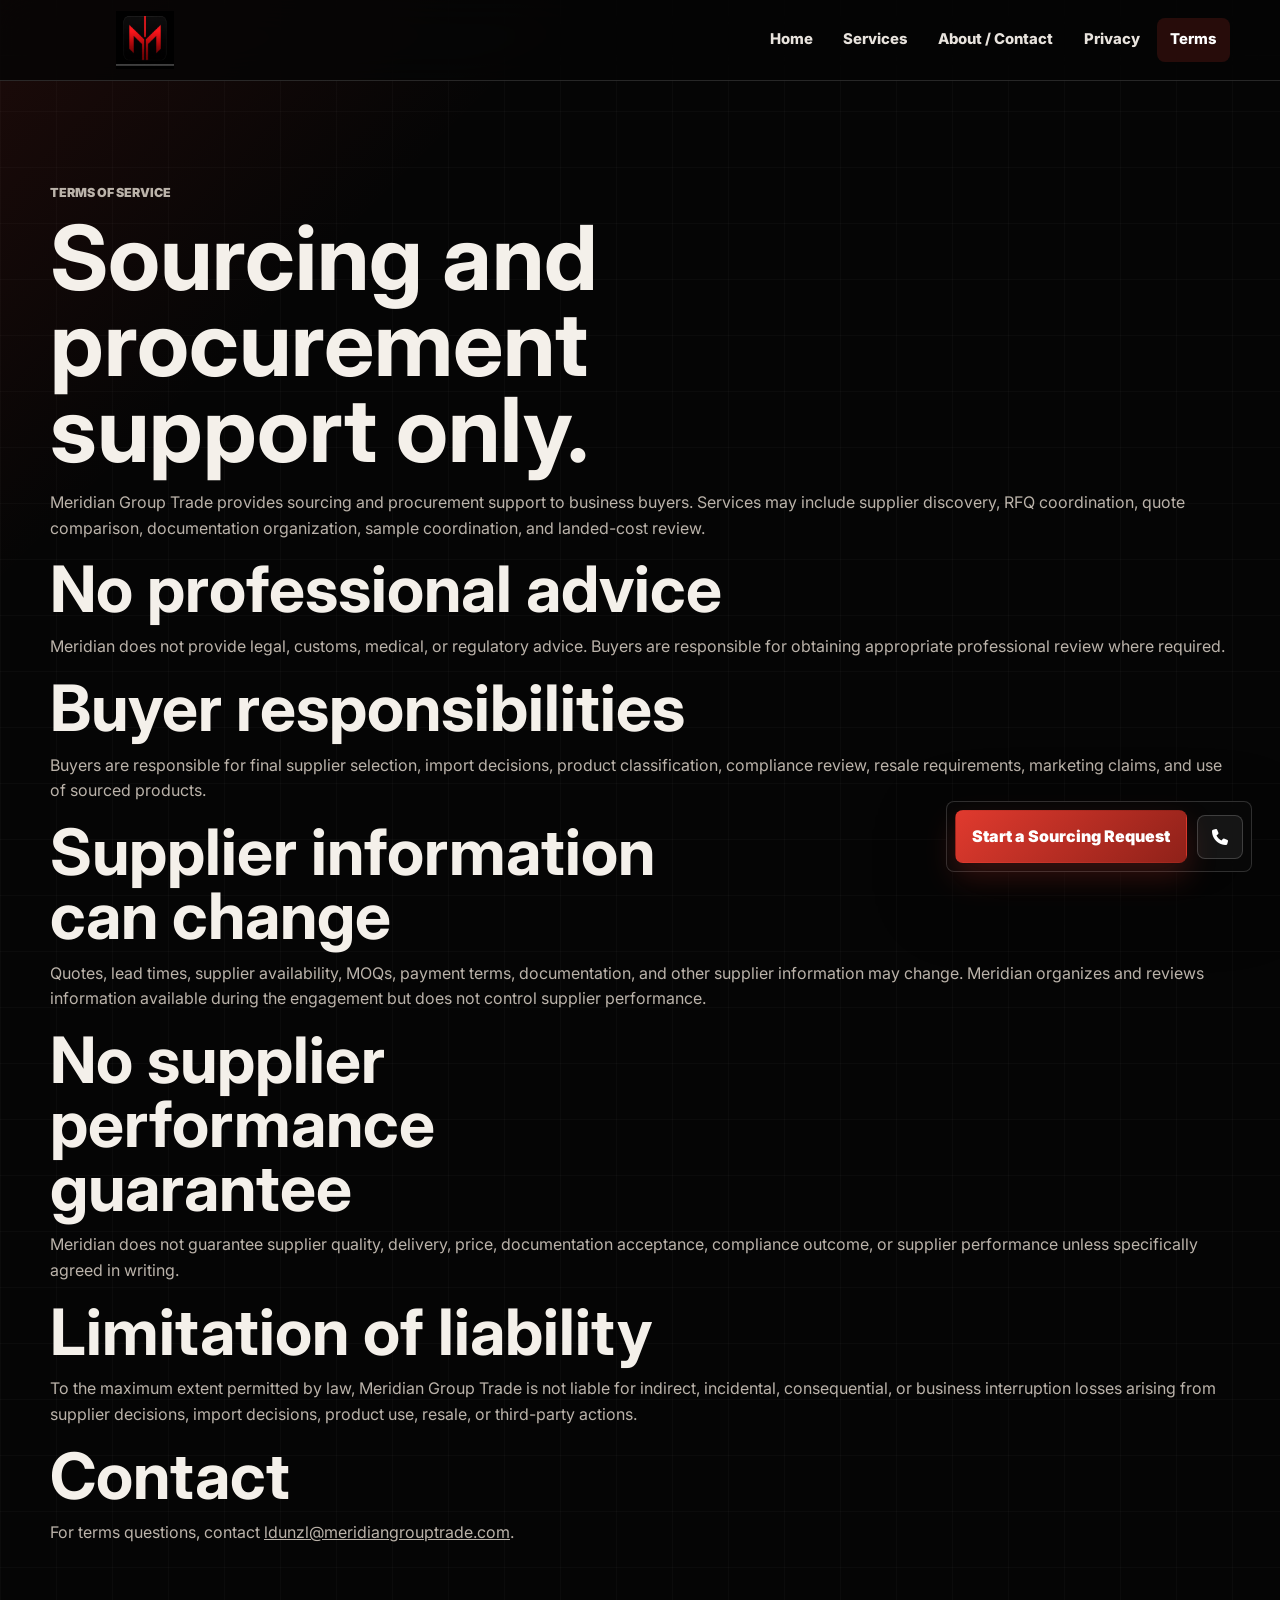
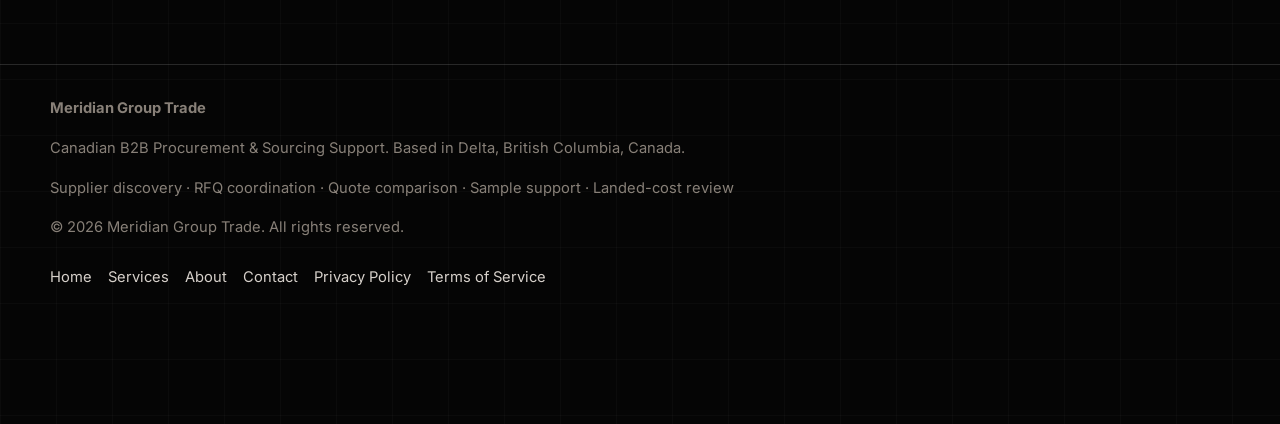
<file: terms/index.html>
<!DOCTYPE html>
<html lang="en">
<head>
    <meta charset="UTF-8">
    <meta name="viewport" content="width=device-width, initial-scale=1, viewport-fit=cover">
    <title>Terms of Service | Meridian Group Trade</title>
    <meta name="description" content="Terms of Service for Meridian Group Trade sourcing and procurement support.">
    <link rel="canonical" href="https://www.meridiangrouptrade.com/terms/">
    <link rel="stylesheet" href="https://fonts.googleapis.com/css2?family=Inter:wght@400;500;600;700;800;900&display=swap">
    <link rel="stylesheet" href="https://cdnjs.cloudflare.com/ajax/libs/font-awesome/6.5.2/css/all.min.css">
    <link rel="stylesheet" href="../site.css">
</head>
<body>
    <a class="skip-link" href="#main">Skip to content</a>
    <header class="site-header"><div class="container nav"><a class="brand" href="../index.html" aria-label="Meridian Group Trade home"><img src="../logo.png" alt="Meridian Group Trade logo" loading="lazy" decoding="async" onerror="this.style.display='none';this.nextElementSibling.style.display='inline-block';"><span class="brand-fallback">Meridian Group Trade</span></a><button class="nav-toggle" type="button" aria-label="Open navigation menu" aria-controls="site-nav" aria-expanded="false" data-nav-toggle><i class="fa-solid fa-bars" aria-hidden="true"></i></button><nav aria-label="Primary navigation"><ul class="nav-links" id="site-nav" data-nav-menu><li><a href="../index.html">Home</a></li><li><a href="../services/">Services</a></li><li><a href="../about/">About / Contact</a></li><li><a href="../privacy/">Privacy</a></li><li><a href="../terms/" aria-current="page">Terms</a></li></ul></nav></div></header>
    <main id="main">
        <section class="section">
            <div class="container legal-content">
                <p class="section-kicker">Terms of Service</p>
                <h1>Sourcing and procurement support only.</h1>
                <p>Meridian Group Trade provides sourcing and procurement support to business buyers. Services may include supplier discovery, RFQ coordination, quote comparison, documentation organization, sample coordination, and landed-cost review.</p>
                <h2>No professional advice</h2>
                <p>Meridian does not provide legal, customs, medical, or regulatory advice. Buyers are responsible for obtaining appropriate professional review where required.</p>
                <h2>Buyer responsibilities</h2>
                <p>Buyers are responsible for final supplier selection, import decisions, product classification, compliance review, resale requirements, marketing claims, and use of sourced products.</p>
                <h2>Supplier information can change</h2>
                <p>Quotes, lead times, supplier availability, MOQs, payment terms, documentation, and other supplier information may change. Meridian organizes and reviews information available during the engagement but does not control supplier performance.</p>
                <h2>No supplier performance guarantee</h2>
                <p>Meridian does not guarantee supplier quality, delivery, price, documentation acceptance, compliance outcome, or supplier performance unless specifically agreed in writing.</p>
                <h2>Limitation of liability</h2>
                <p>To the maximum extent permitted by law, Meridian Group Trade is not liable for indirect, incidental, consequential, or business interruption losses arising from supplier decisions, import decisions, product use, resale, or third-party actions.</p>
                <h2>Contact</h2>
                <p>For terms questions, contact <a href="mailto:ldunzl@meridiangrouptrade.com">ldunzl@meridiangrouptrade.com</a>.</p>
            </div>
        </section>
    </main>
    <footer class="site-footer"><div class="container footer-inner"><strong>Meridian Group Trade</strong><span>Canadian B2B Procurement &amp; Sourcing Support. Based in Delta, British Columbia, Canada.</span><span>Supplier discovery · RFQ coordination · Quote comparison · Sample support · Landed-cost review</span><span>© 2026 Meridian Group Trade. All rights reserved.</span><div class="footer-links"><a href="../index.html">Home</a><a href="../services/">Services</a><a href="../about/">About</a><a href="../about/#contact">Contact</a><a href="../privacy/">Privacy Policy</a><a href="../terms/">Terms of Service</a></div></div></footer>
    <aside class="sticky-cta" aria-label="Quick contact actions"><a class="btn btn-primary" href="../about/#contact">Start a Sourcing Request</a><a class="btn btn-secondary" href="tel:+16048806543" aria-label="Call Liam Dunzl"><i class="fa-solid fa-phone" aria-hidden="true"></i></a></aside>
    <div class="toast" role="status" aria-live="polite" data-toast></div>
    <script src="../site.js" defer></script>
</body>
</html>
</file>
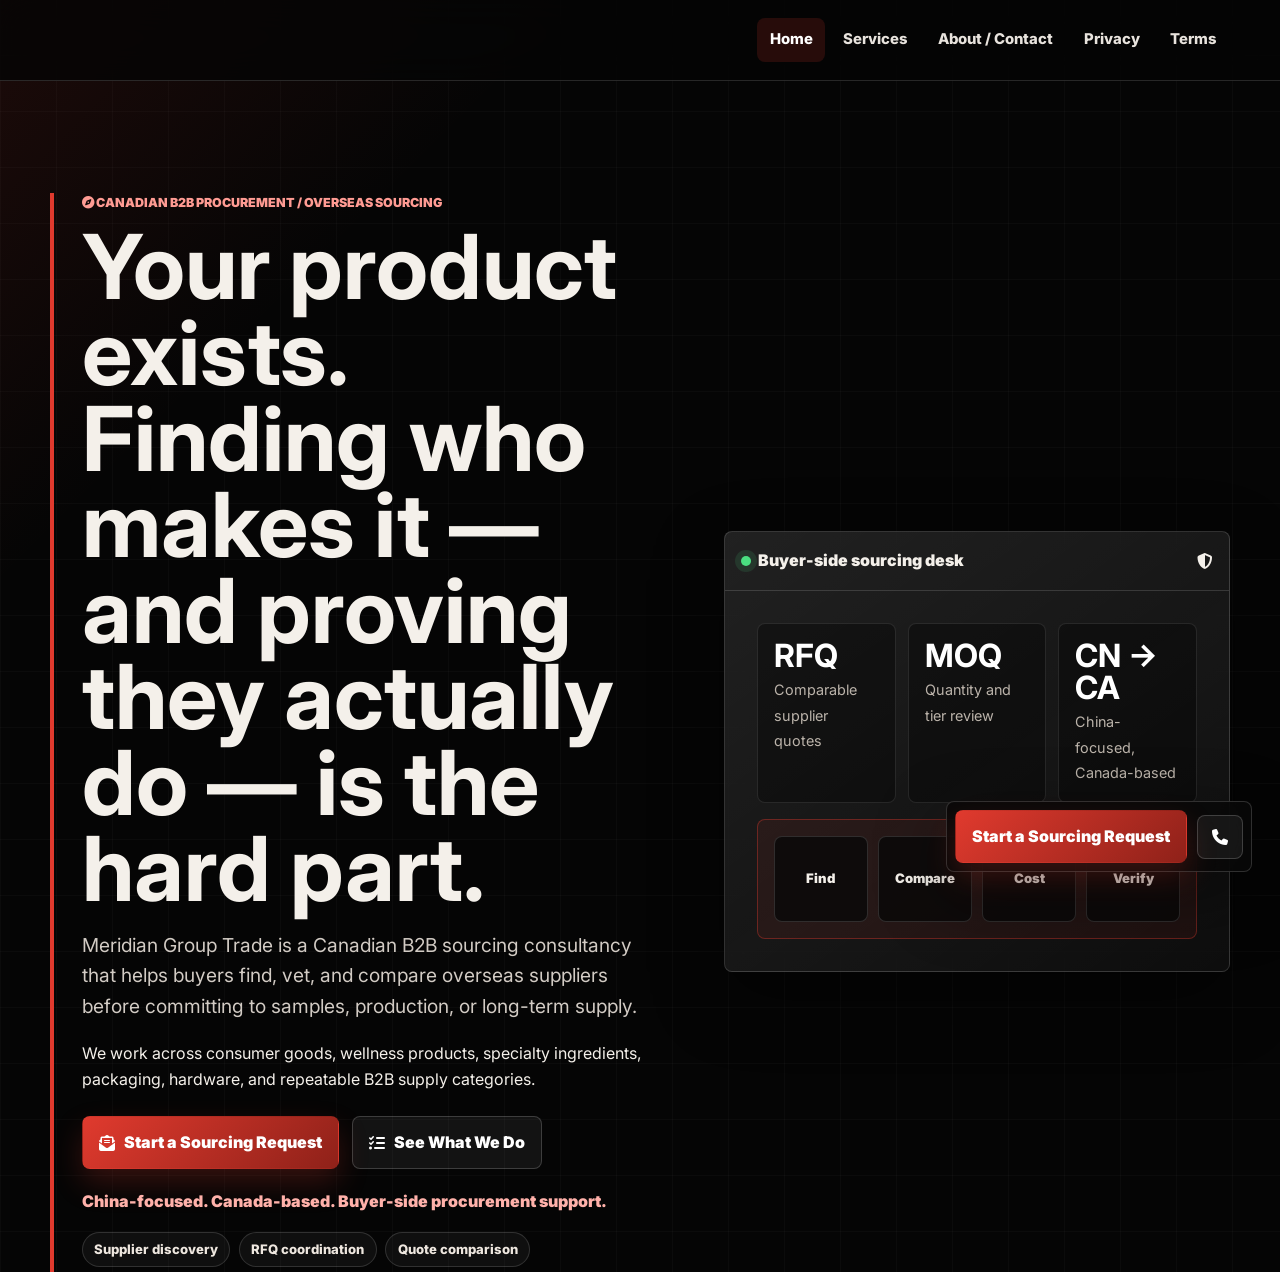
<file: meridian_group_trade_index.html>
<!DOCTYPE html>
<html lang="en">
<head>
    <meta http-equiv="refresh" content="0; url=./index.html">
    <meta charset="UTF-8">
    <title>Meridian Group Trade</title>
    <link rel="canonical" href="./index.html">
</head>
<body>
    <p><a href="./index.html">Open Meridian Group Trade</a></p>
</body>
</html>
</file>
<file: site.css>
:root {
    --bg: #050505;
    --panel: rgba(18, 18, 18, 0.86);
    --panel-2: rgba(28, 28, 28, 0.72);
    --text: #f4f0ea;
    --muted: #bbb3aa;
    --soft: #888078;
    --line: rgba(255, 255, 255, 0.14);
    --accent: #e03a2e;
    --accent-dark: #8f2119;
    --focus: #ff8c82;
    --radius: 8px;
    --max: 1180px;
    --shadow: 0 24px 70px rgba(0, 0, 0, 0.46);
}

* {
    box-sizing: border-box;
}

html {
    scroll-behavior: smooth;
}

body {
    min-width: 320px;
    margin: 0;
    padding-bottom: 5.75rem;
    color: var(--text);
    background:
        linear-gradient(135deg, rgba(224, 58, 46, 0.11), transparent 26rem),
        linear-gradient(90deg, rgba(255,255,255,0.025) 1px, transparent 1px),
        linear-gradient(0deg, rgba(255,255,255,0.022) 1px, transparent 1px),
        var(--bg);
    background-size: auto, 56px 56px, 56px 56px, auto;
    font-family: Inter, ui-sans-serif, system-ui, -apple-system, BlinkMacSystemFont, "Segoe UI", sans-serif;
    line-height: 1.6;
}

body.menu-open,
body.modal-open {
    overflow: hidden;
}

img {
    max-width: 100%;
    height: auto;
}

a {
    color: inherit;
}

button,
input,
textarea {
    font: inherit;
}

button {
    cursor: pointer;
}

:focus-visible {
    outline: 3px solid var(--focus);
    outline-offset: 4px;
}

.skip-link {
    position: fixed;
    top: 0.75rem;
    left: 0.75rem;
    z-index: 2000;
    transform: translateY(-160%);
    padding: 0.8rem 1rem;
    color: #fff;
    background: var(--accent);
    border-radius: var(--radius);
    font-weight: 800;
    text-decoration: none;
    transition: transform 0.2s ease;
}

.skip-link:focus {
    transform: translateY(0);
}

.container {
    width: min(100% - 2rem, var(--max));
    margin-inline: auto;
}

.site-header {
    position: sticky;
    top: 0;
    z-index: 100;
    border-bottom: 1px solid var(--line);
    background: rgba(5, 5, 5, 0.82);
    backdrop-filter: blur(18px);
}

.nav {
    display: flex;
    min-height: 80px;
    align-items: center;
    justify-content: space-between;
    gap: 1rem;
}

.brand {
    display: inline-flex;
    min-height: 44px;
    align-items: center;
    gap: 0.85rem;
    font-weight: 900;
    text-decoration: none;
}

.brand img {
    width: clamp(132px, 20vw, 190px);
    max-height: 58px;
    object-fit: contain;
}

.brand-fallback {
    display: none;
}

.nav-toggle {
    display: none;
    width: 46px;
    height: 46px;
    place-items: center;
    color: var(--text);
    background: rgba(255, 255, 255, 0.06);
    border: 1px solid var(--line);
    border-radius: var(--radius);
}

.nav-links {
    display: flex;
    align-items: center;
    gap: 0.3rem;
    margin: 0;
    padding: 0;
    list-style: none;
}

.nav-links a {
    display: inline-flex;
    min-height: 44px;
    align-items: center;
    padding: 0.64rem 0.8rem;
    color: #e8e3dd;
    border-radius: var(--radius);
    font-size: 0.93rem;
    font-weight: 800;
    text-decoration: none;
}

.nav-links a:hover,
.nav-links a[aria-current="page"] {
    color: #fff;
    background: rgba(224, 58, 46, 0.16);
}

.hero {
    min-height: calc(100svh - 80px);
    display: grid;
    align-items: center;
    padding: clamp(4rem, 9vw, 7rem) 0 clamp(3rem, 6vw, 5rem);
    border-bottom: 1px solid var(--line);
}

.hero-grid {
    display: grid;
    grid-template-columns: minmax(0, 1.08fr) minmax(300px, 0.92fr);
    gap: clamp(2rem, 7vw, 5rem);
    align-items: center;
}

.hero-copy {
    padding-left: clamp(1rem, 2.6vw, 1.75rem);
    border-left: 4px solid var(--accent);
}

.eyebrow,
.section-kicker {
    margin: 0 0 0.7rem;
    color: #ff9b93;
    font-size: 0.78rem;
    font-weight: 900;
    text-transform: uppercase;
}

h1,
h2,
h3,
p {
    margin-top: 0;
}

h1 {
    max-width: 15ch;
    margin-bottom: 1.1rem;
    font-size: clamp(2.8rem, 7vw, 6rem);
    line-height: 0.96;
    letter-spacing: 0;
}

h2 {
    max-width: 16ch;
    margin-bottom: 0.8rem;
    font-size: clamp(2rem, 5vw, 4rem);
    line-height: 1;
}

h3 {
    line-height: 1.18;
}

.lede {
    max-width: 70ch;
    color: #d2cbc4;
    font-size: clamp(1rem, 1.55vw, 1.2rem);
}

.btn-row {
    display: flex;
    flex-wrap: wrap;
    gap: 0.85rem;
    margin-top: 1.5rem;
}

.btn {
    display: inline-flex;
    min-height: 46px;
    align-items: center;
    justify-content: center;
    gap: 0.55rem;
    padding: 0.78rem 1rem;
    border: 1px solid transparent;
    border-radius: var(--radius);
    color: #fff;
    font-weight: 900;
    text-decoration: none;
    transition: transform 0.2s ease, background 0.2s ease, border-color 0.2s ease;
}

.btn:hover {
    transform: translateY(-2px);
}

.btn-primary {
    background: linear-gradient(135deg, var(--accent), var(--accent-dark));
    box-shadow: 0 14px 30px rgba(224, 58, 46, 0.22);
}

.btn-secondary {
    background: rgba(255, 255, 255, 0.06);
    border-color: rgba(255, 255, 255, 0.18);
}

.trust-line {
    margin: 1.25rem 0 0;
    color: #ffb1aa;
    font-weight: 900;
}

.proof-strip,
.chip-list {
    display: flex;
    flex-wrap: wrap;
    gap: 0.55rem;
    margin: 1.1rem 0 0;
    padding: 0;
    list-style: none;
}

.proof-strip li,
.chip-list li {
    min-height: 34px;
    display: inline-flex;
    align-items: center;
    padding: 0.36rem 0.7rem;
    border: 1px solid var(--line);
    border-radius: 999px;
    color: #eee7df;
    background: rgba(255, 255, 255, 0.045);
    font-size: 0.82rem;
    font-weight: 800;
}

.dashboard,
.panel,
.card,
.comparison-table,
.callout,
.final-cta {
    border: 1px solid var(--line);
    border-radius: var(--radius);
    background: var(--panel);
    backdrop-filter: blur(16px);
    box-shadow: var(--shadow);
}

.dashboard {
    overflow: hidden;
    background:
        linear-gradient(145deg, rgba(255, 255, 255, 0.10), rgba(255, 255, 255, 0.025)),
        rgba(10, 10, 10, 0.82);
}

.dashboard-top {
    display: flex;
    align-items: center;
    justify-content: space-between;
    gap: 1rem;
    padding: 1rem;
    border-bottom: 1px solid var(--line);
    font-weight: 900;
}

.status-dot {
    display: inline-block;
    width: 0.64rem;
    height: 0.64rem;
    margin-right: 0.45rem;
    border-radius: 999px;
    background: #4ade80;
    box-shadow: 0 0 0 6px rgba(74, 222, 128, 0.12);
}

.dashboard-body {
    padding: clamp(1.1rem, 3vw, 2rem);
}

.metric-grid {
    display: grid;
    grid-template-columns: repeat(3, minmax(0, 1fr));
    gap: 0.75rem;
}

.metric {
    min-height: 112px;
    padding: 1rem;
    border: 1px solid rgba(255,255,255,0.10);
    border-radius: var(--radius);
    background: rgba(0, 0, 0, 0.34);
}

.metric strong {
    display: block;
    margin-bottom: 0.35rem;
    color: #fff;
    font-size: clamp(1.4rem, 3.4vw, 2rem);
    line-height: 1;
}

.metric span {
    color: var(--muted);
    font-size: 0.9rem;
}

.process-mini {
    display: grid;
    grid-template-columns: repeat(4, minmax(0, 1fr));
    gap: 0.65rem;
    margin-top: 1rem;
    padding: 1rem;
    border: 1px solid rgba(224, 58, 46, 0.38);
    border-radius: var(--radius);
    background: rgba(224, 58, 46, 0.08);
}

.process-mini span {
    display: grid;
    min-height: 86px;
    place-items: center;
    padding: 0.65rem;
    border: 1px solid rgba(255,255,255,0.14);
    border-radius: var(--radius);
    background: rgba(8, 8, 8, 0.78);
    text-align: center;
    font-size: 0.82rem;
    font-weight: 900;
}

.section {
    padding: clamp(4rem, 8vw, 6.5rem) 0;
    border-bottom: 1px solid var(--line);
}

.section-head {
    display: grid;
    grid-template-columns: minmax(0, 0.9fr) minmax(280px, 0.72fr);
    gap: clamp(1rem, 5vw, 3rem);
    align-items: end;
    margin-bottom: clamp(1.8rem, 4vw, 3rem);
}

.section-intro {
    margin-bottom: 0;
    color: var(--muted);
}

.grid-2,
.grid-3,
.grid-5 {
    display: grid;
    gap: 1rem;
}

.grid-2 {
    grid-template-columns: repeat(2, minmax(0, 1fr));
}

.grid-3 {
    grid-template-columns: repeat(3, minmax(0, 1fr));
}

.grid-5 {
    grid-template-columns: repeat(5, minmax(0, 1fr));
}

.card,
.panel {
    padding: clamp(1.1rem, 2vw, 1.45rem);
}

.card i,
.panel-icon {
    display: grid;
    width: 46px;
    height: 46px;
    place-items: center;
    margin-bottom: 1rem;
    border-radius: var(--radius);
    color: #fff;
    background: var(--accent);
}

.card p,
.panel p,
.legal-content p,
.legal-content li {
    color: var(--muted);
}

.card ul,
.legal-content ul {
    margin: 1rem 0 0;
    padding-left: 1.2rem;
    color: var(--muted);
}

.comparison-table {
    overflow: auto;
}

table {
    width: 100%;
    border-collapse: collapse;
    min-width: 820px;
}

caption {
    padding: 1rem;
    color: #ffb1aa;
    text-align: left;
    font-weight: 900;
}

th,
td {
    padding: 0.9rem;
    border-top: 1px solid var(--line);
    text-align: left;
    vertical-align: top;
}

th {
    color: #fff;
    background: rgba(224, 58, 46, 0.14);
}

td {
    color: var(--muted);
}

.callout,
.final-cta {
    padding: clamp(1.3rem, 4vw, 2.4rem);
    border-color: rgba(224, 58, 46, 0.42);
    background:
        linear-gradient(135deg, rgba(224, 58, 46, 0.14), transparent 42%),
        rgba(12, 12, 12, 0.88);
}

.final-cta {
    display: grid;
    grid-template-columns: minmax(0, 1fr) auto;
    gap: 1.5rem;
    align-items: center;
}

.contact-layout {
    display: grid;
    grid-template-columns: minmax(280px, 0.78fr) minmax(0, 1.22fr);
    gap: 1rem;
    align-items: start;
}

.detail-list {
    display: grid;
    gap: 0.7rem;
    margin: 0;
    padding: 0;
    list-style: none;
}

.detail-list a,
.detail-list span {
    display: grid;
    grid-template-columns: 28px minmax(0, 1fr);
    align-items: center;
    gap: 0.7rem;
    min-height: 44px;
    color: #eee;
    text-decoration: none;
}

.detail-list a > span,
.detail-list li > span > span {
    display: block;
    min-width: 0;
    overflow-wrap: anywhere;
}

.detail-list i {
    color: var(--accent);
}

.form-grid {
    display: grid;
    gap: 1rem;
}

.field {
    display: grid;
    gap: 0.42rem;
}

.field label {
    color: #fff;
    font-weight: 900;
}

.field input,
.field textarea {
    width: 100%;
    min-height: 48px;
    padding: 0.84rem 0.9rem;
    border: 1px solid rgba(255,255,255,0.16);
    border-radius: var(--radius);
    color: #fff;
    background: rgba(0,0,0,0.42);
}

.field textarea {
    min-height: 144px;
    resize: vertical;
}

.field-error {
    min-height: 1.35rem;
    color: #ffb1aa;
    font-size: 0.9rem;
    font-weight: 800;
}

.privacy-note {
    margin: 0;
    color: var(--soft);
    font-size: 0.92rem;
}

.site-footer {
    padding: 2rem 0;
}

.footer-inner {
    display: grid;
    gap: 1rem;
    color: var(--soft);
    font-size: 0.92rem;
}

.footer-links {
    display: flex;
    flex-wrap: wrap;
    gap: 0.5rem 1rem;
}

.footer-links a {
    min-height: 44px;
    display: inline-flex;
    align-items: center;
    color: #d6d0ca;
    text-decoration: none;
}

.sticky-cta {
    position: fixed;
    right: clamp(1rem, 3vw, 1.75rem);
    bottom: clamp(1rem, 3vw, 1.75rem);
    z-index: 95;
    display: flex;
    align-items: center;
    gap: 0.6rem;
    padding: 0.5rem;
    border: 1px solid rgba(255,255,255,0.16);
    border-radius: var(--radius);
    background: rgba(8,8,8,0.88);
    backdrop-filter: blur(18px);
    box-shadow: var(--shadow);
}

.sticky-cta .btn {
    min-height: 44px;
}

.sticky-cta .btn-secondary {
    width: 46px;
    padding-inline: 0;
}

.toast {
    position: fixed;
    right: 1rem;
    bottom: 6.5rem;
    z-index: 2200;
    width: min(calc(100% - 2rem), 430px);
    padding: 1rem;
    border: 1px solid rgba(74, 222, 128, 0.52);
    border-radius: var(--radius);
    background: #101713;
    color: #fff;
    box-shadow: var(--shadow);
    transform: translateY(150%);
    opacity: 0;
    transition: transform 0.25s ease, opacity 0.25s ease;
}

.toast.is-visible {
    transform: translateY(0);
    opacity: 1;
}

@media (max-width: 980px) {
    .hero-grid,
    .section-head,
    .contact-layout,
    .final-cta {
        grid-template-columns: 1fr;
    }

    .grid-3,
    .grid-5 {
        grid-template-columns: repeat(2, minmax(0, 1fr));
    }

    .metric-grid,
    .process-mini {
        grid-template-columns: 1fr;
    }
}

@media (max-width: 720px) {
    .container {
        width: min(100% - 1.25rem, var(--max));
    }

    .nav-toggle {
        display: grid;
    }

    .nav-links {
        position: fixed;
        top: 80px;
        left: 0.75rem;
        right: 0.75rem;
        display: grid;
        padding: 0.7rem;
        border: 1px solid var(--line);
        border-radius: var(--radius);
        background: rgba(5,5,5,0.96);
        box-shadow: var(--shadow);
        opacity: 0;
        pointer-events: none;
        transform: translateY(-130%);
        transition: opacity 0.2s ease, transform 0.2s ease;
    }

    .nav-links.is-open {
        opacity: 1;
        pointer-events: auto;
        transform: translateY(0);
    }

    .nav-links a {
        width: 100%;
    }

    .grid-2,
    .grid-3,
    .grid-5 {
        grid-template-columns: 1fr;
    }

    .btn-row .btn,
    .final-cta .btn {
        width: 100%;
    }

    .sticky-cta {
        left: 0.75rem;
        right: 0.75rem;
        bottom: 0.75rem;
        display: grid;
        grid-template-columns: minmax(0, 1fr) 52px;
    }

    .sticky-cta .btn-primary {
        width: 100%;
    }

    .sticky-cta .btn-secondary {
        width: 52px;
    }
}
</file>
